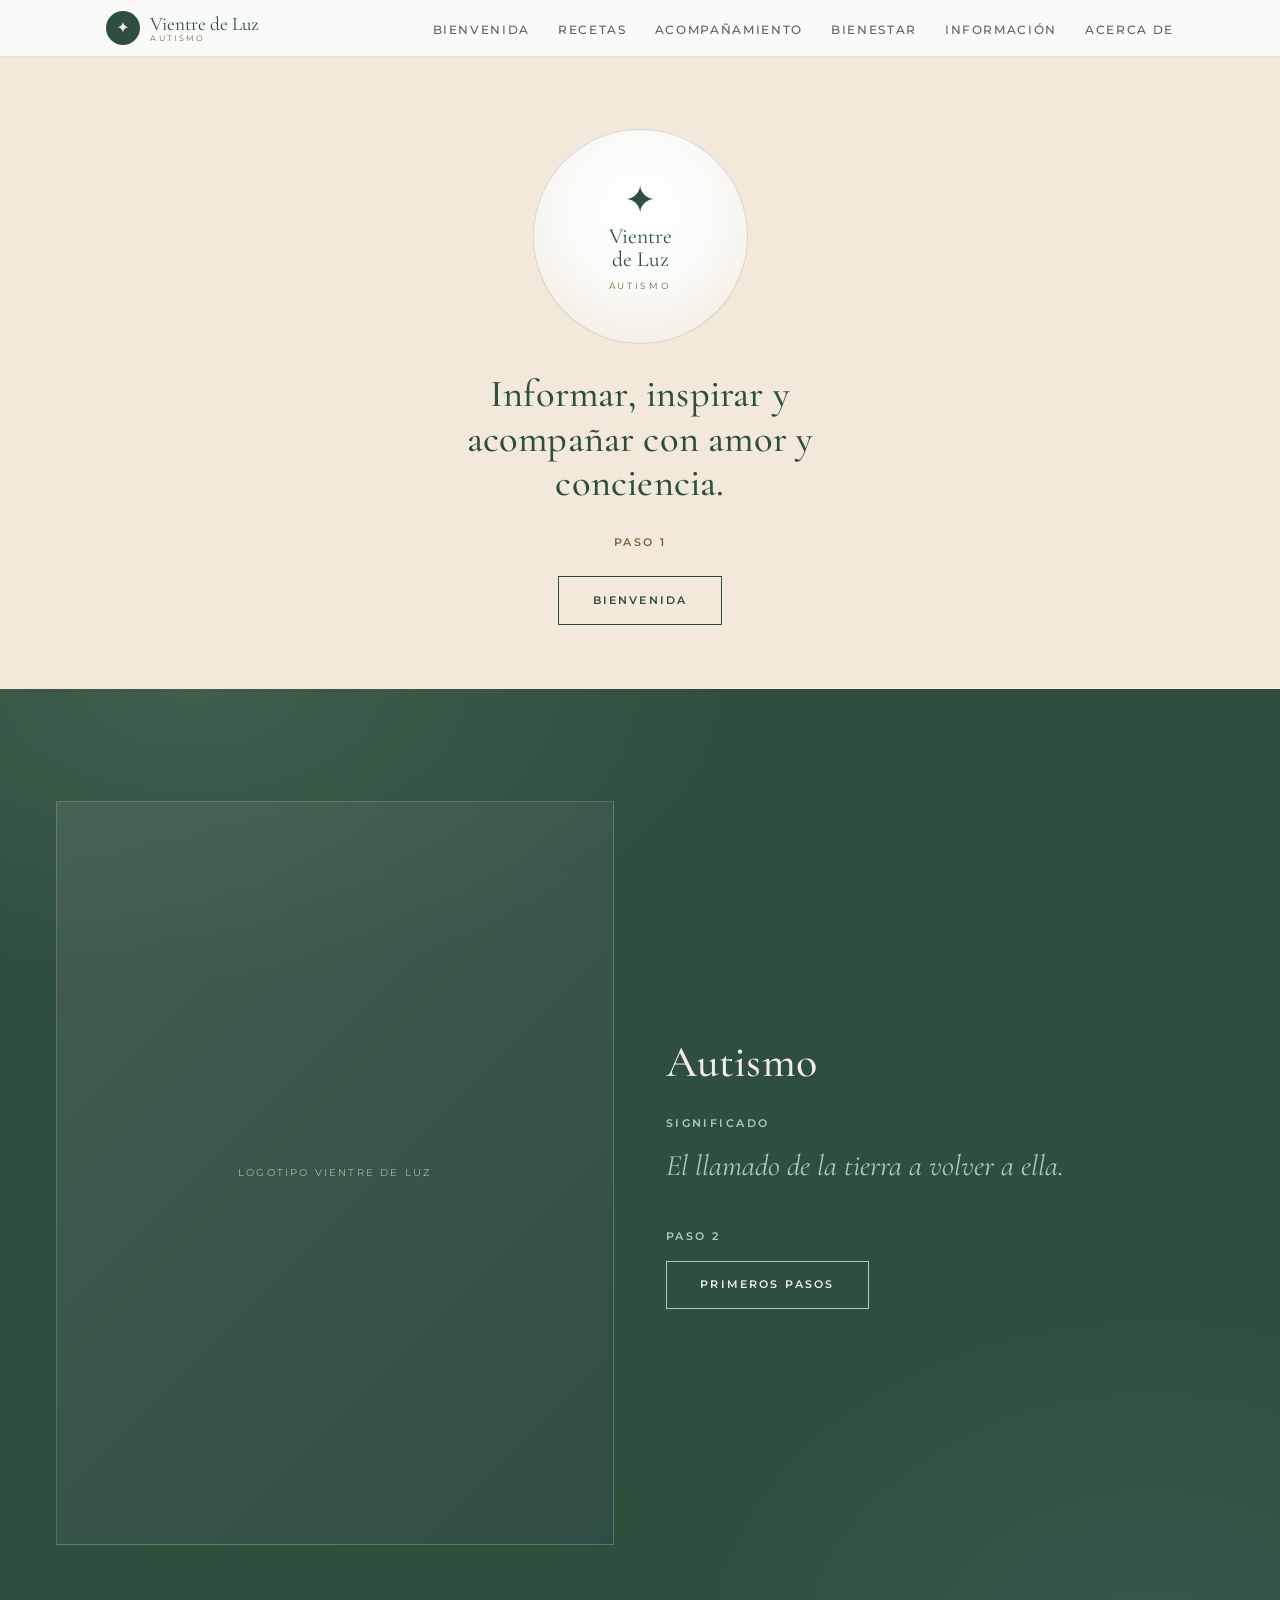
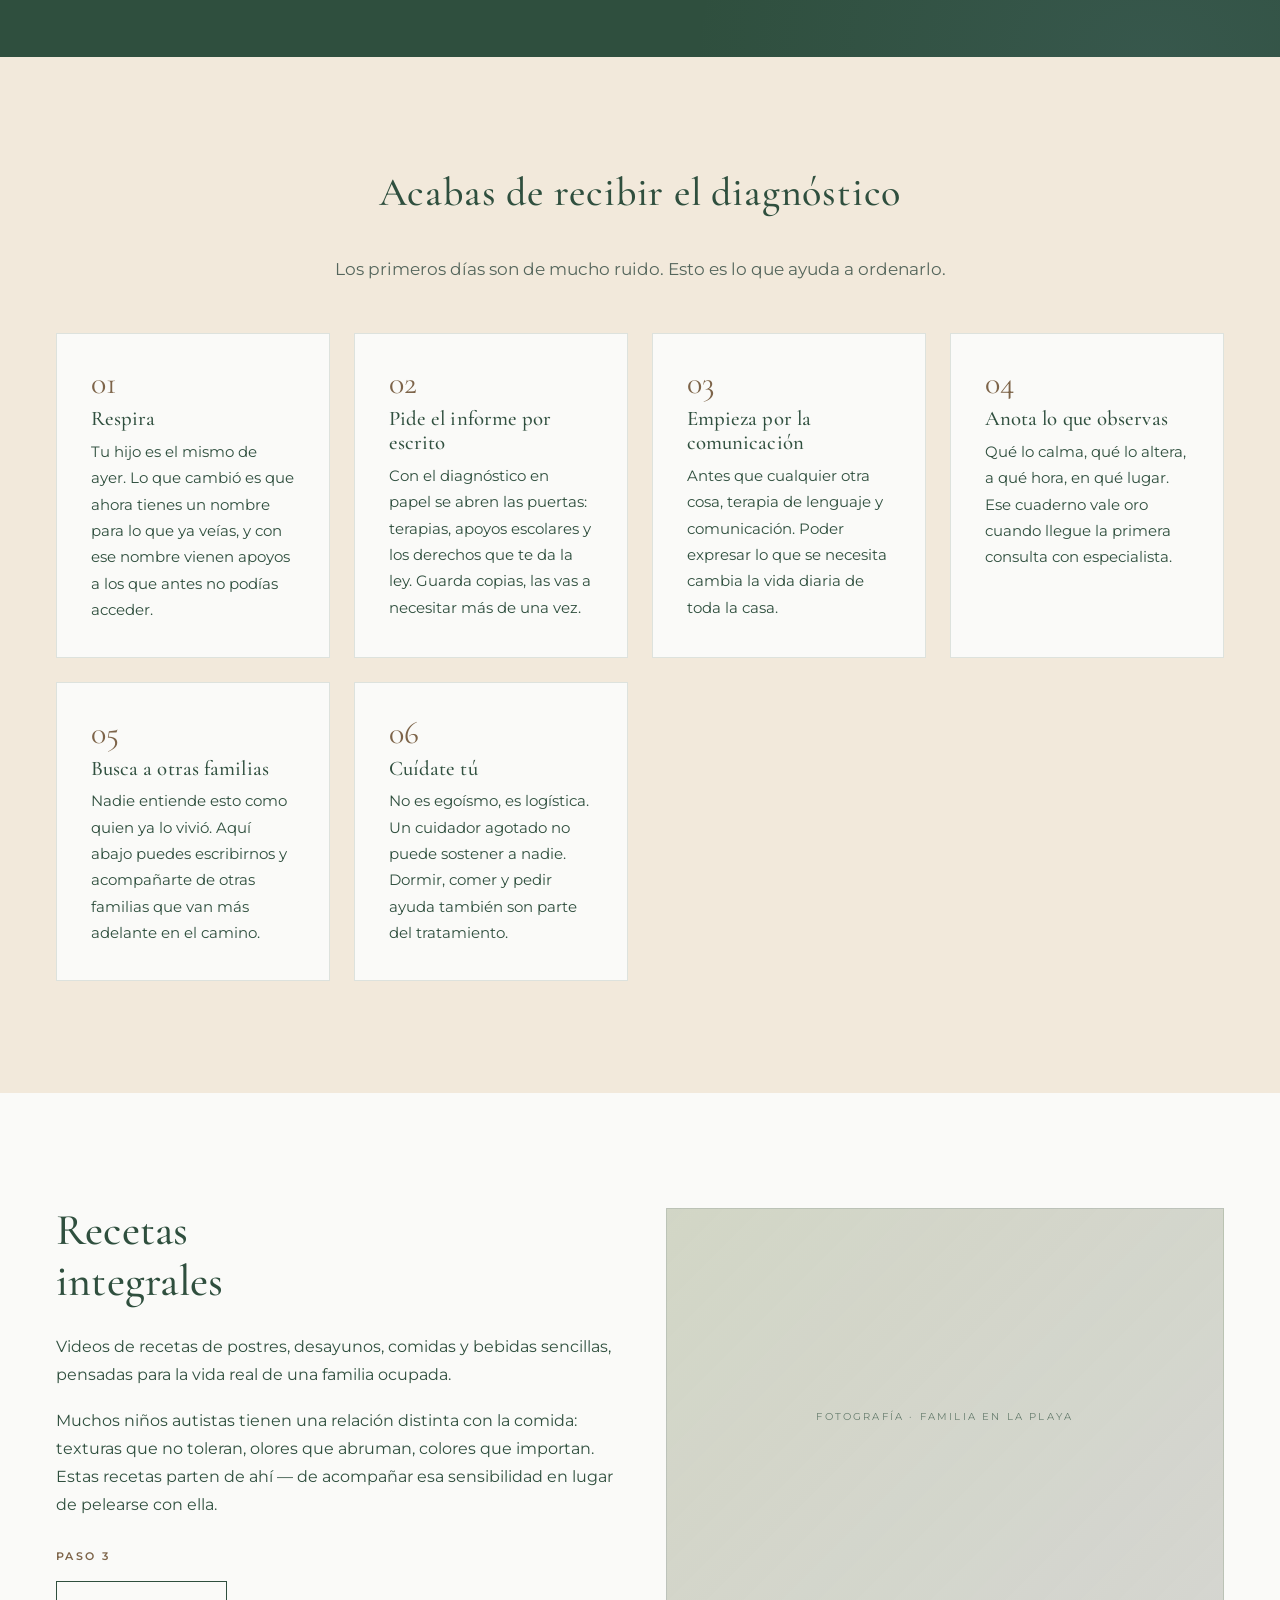
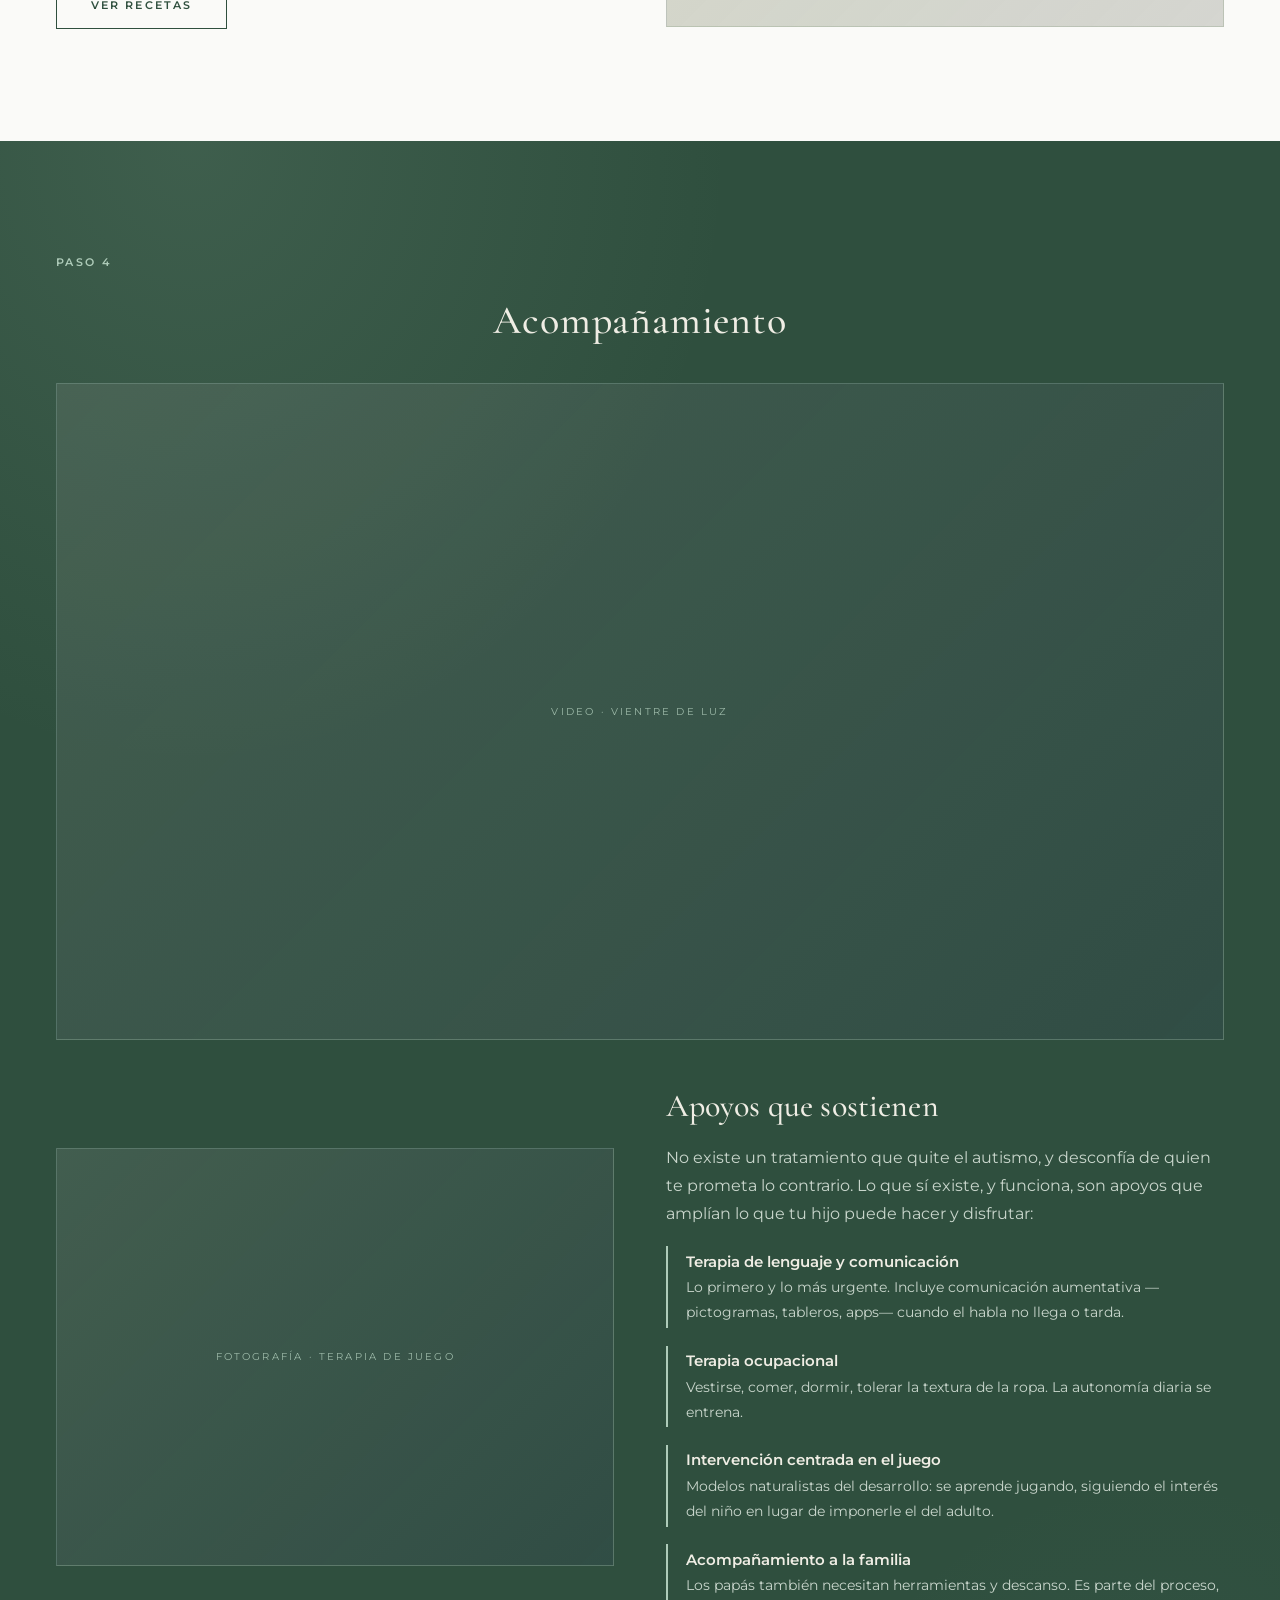
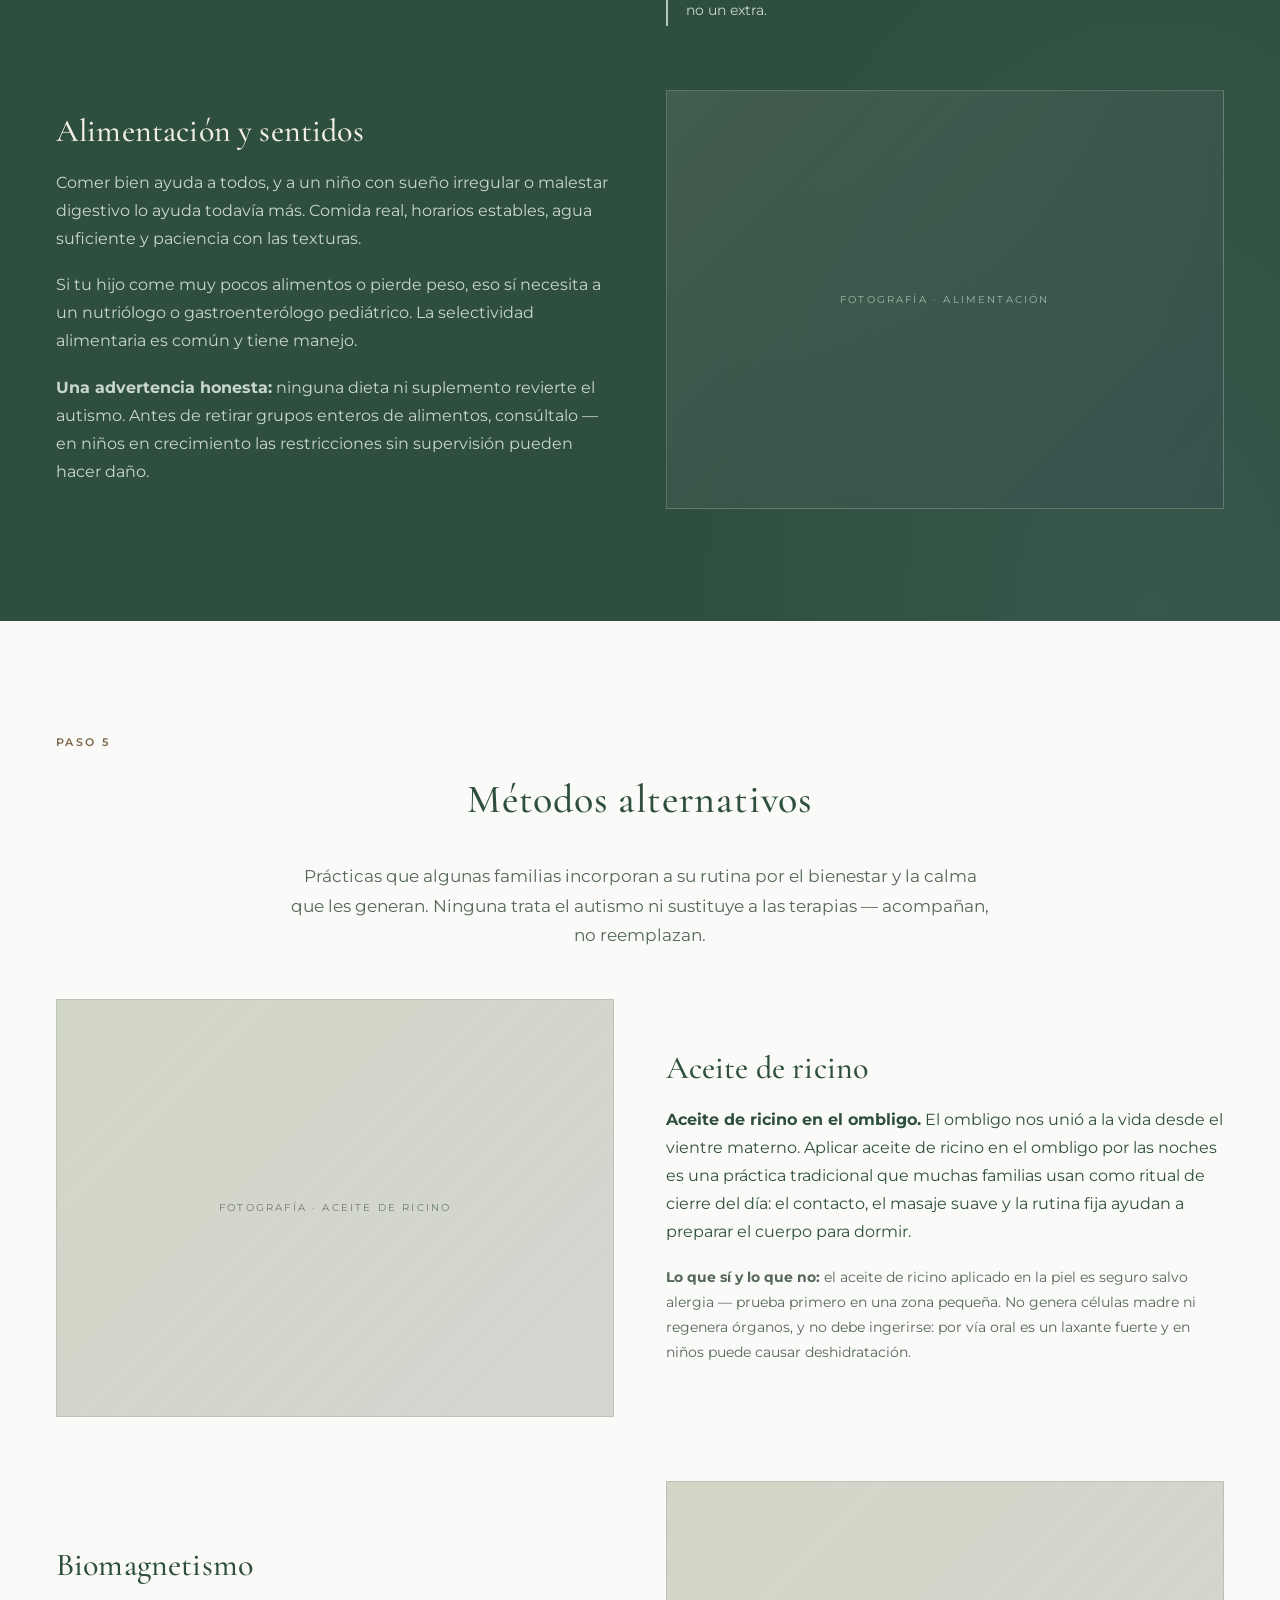
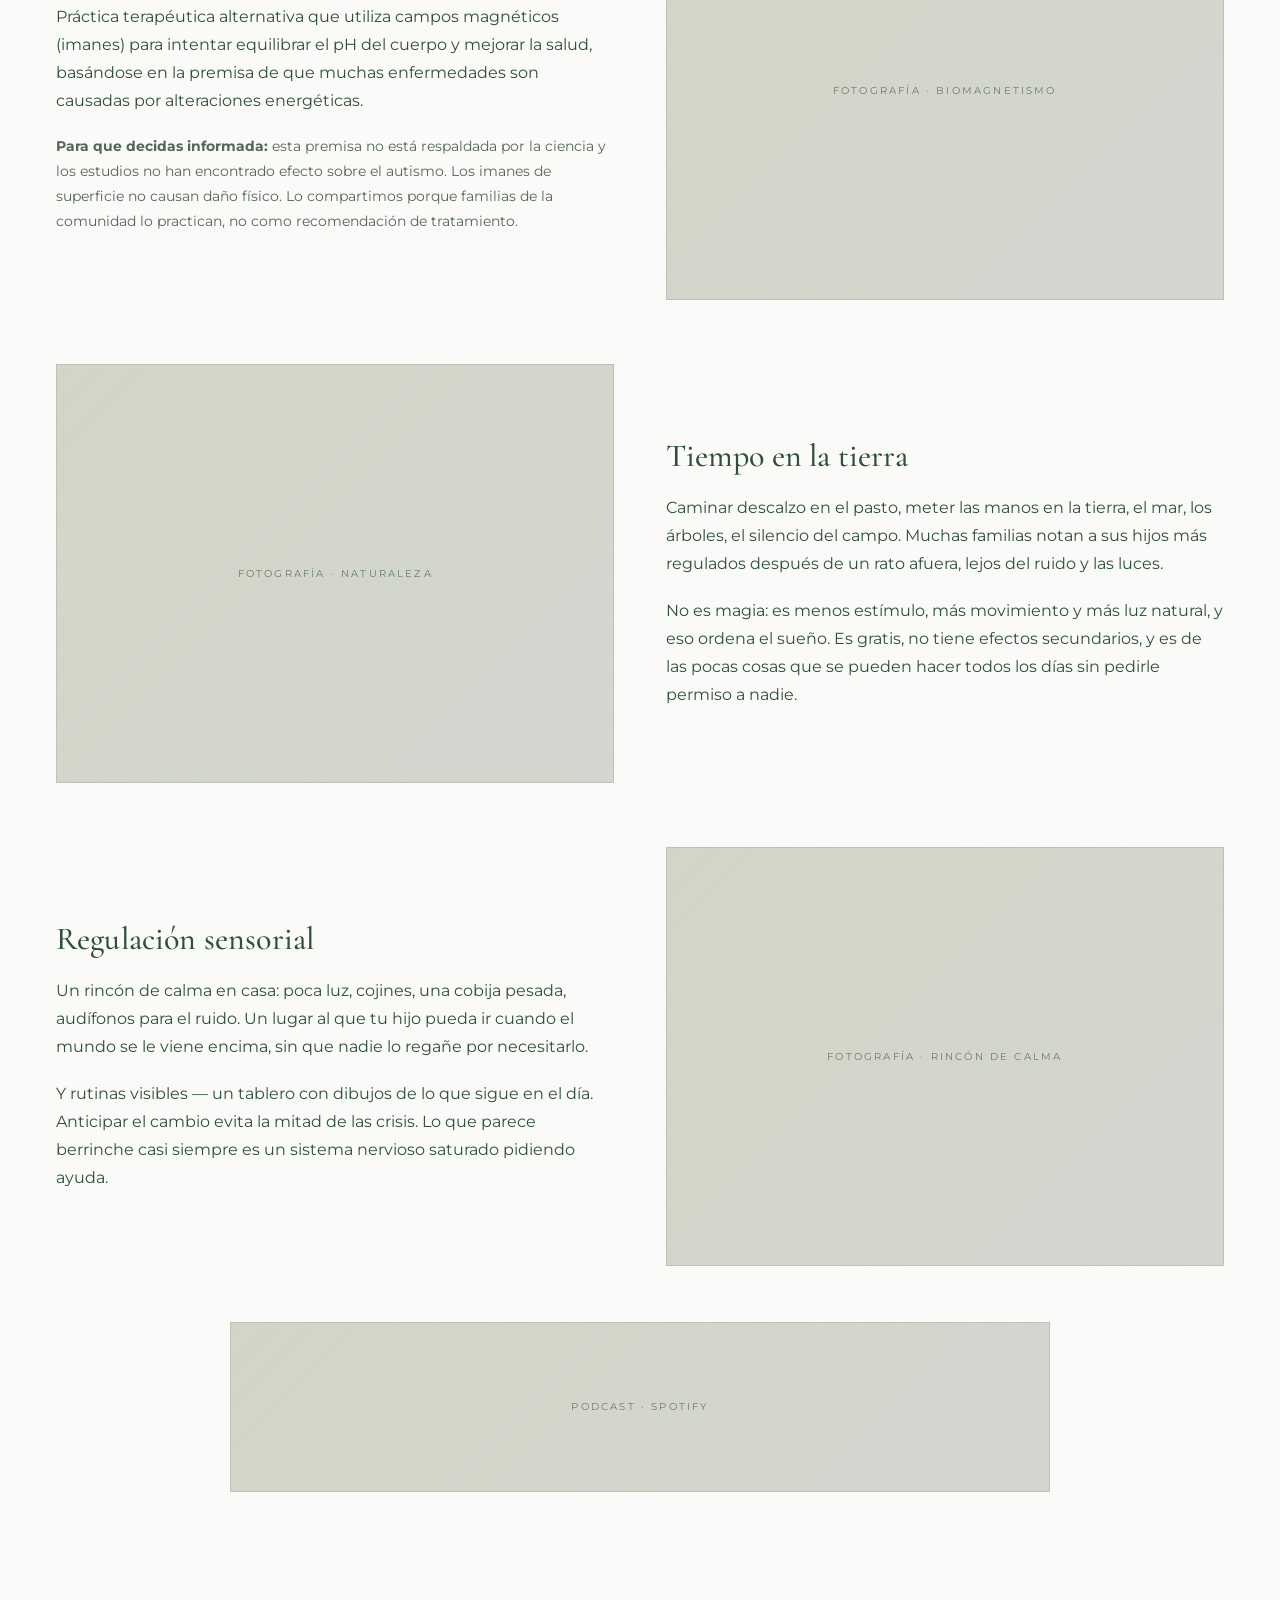
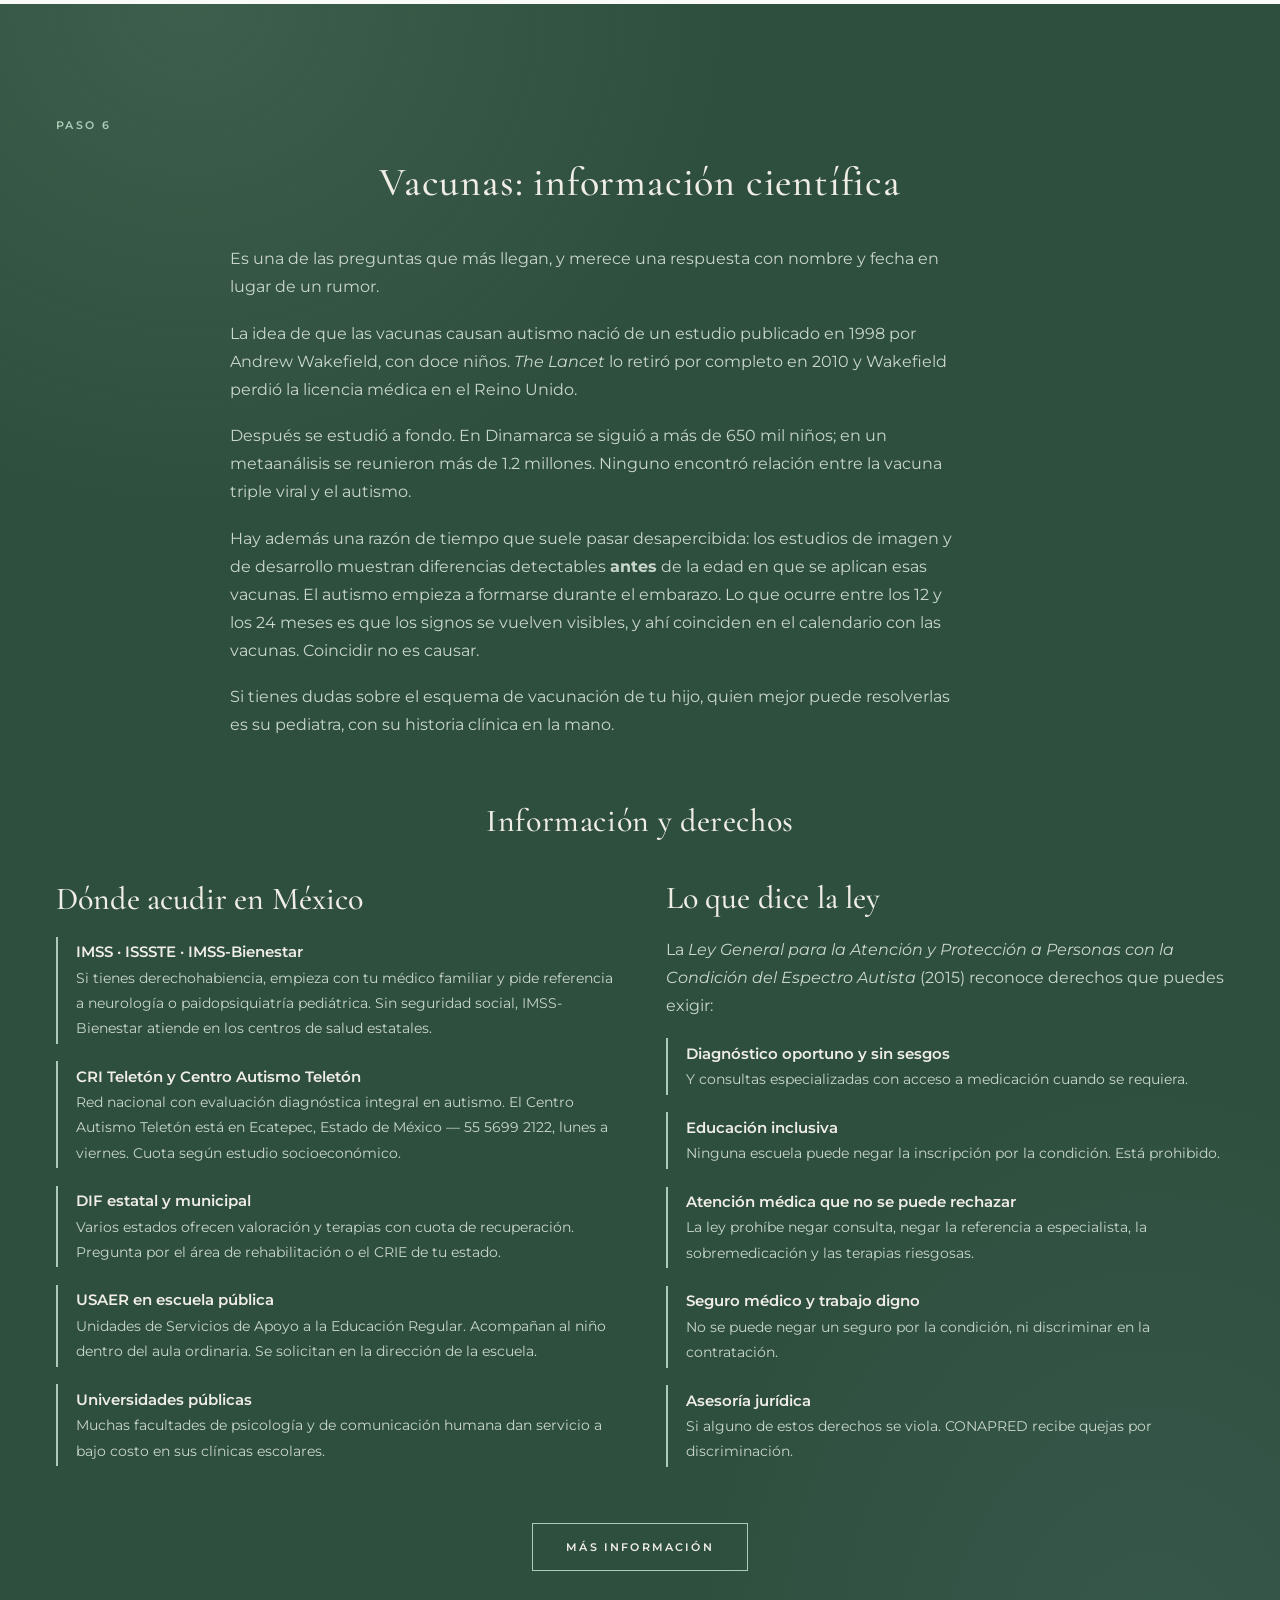
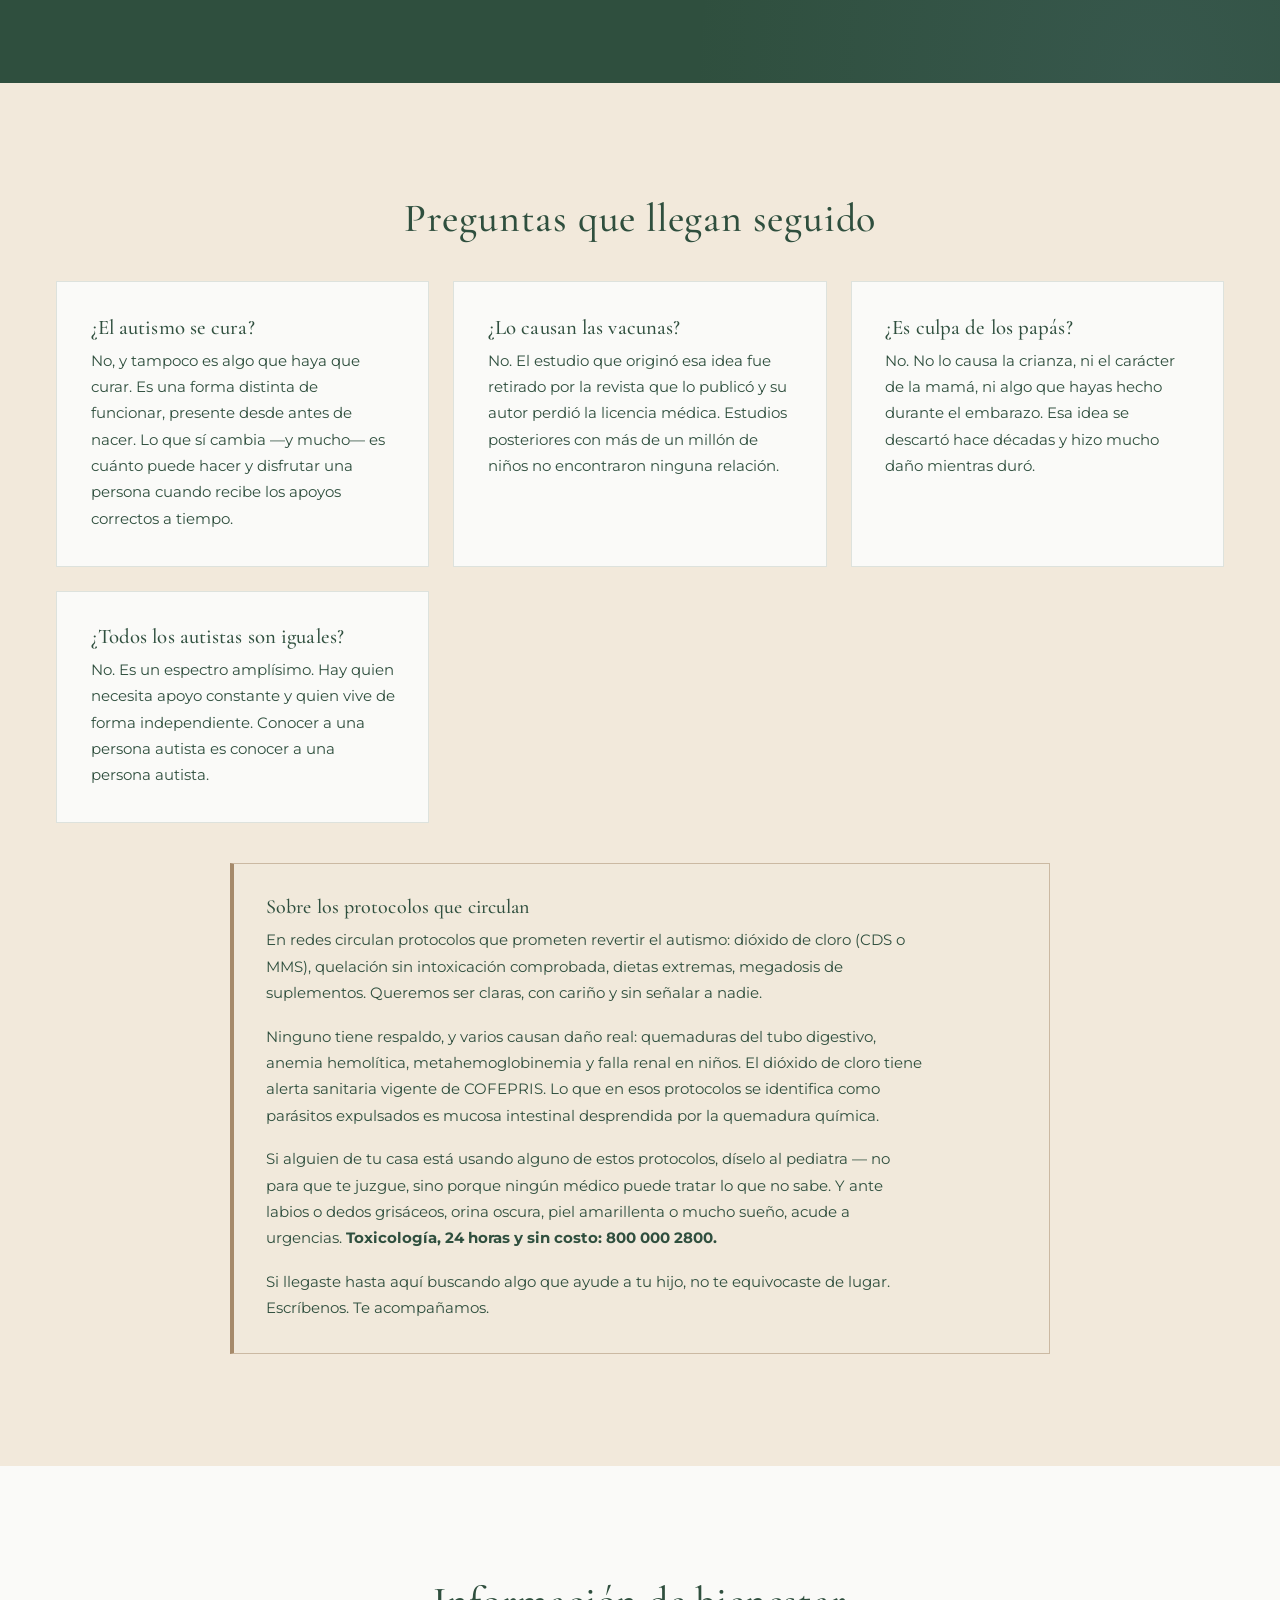
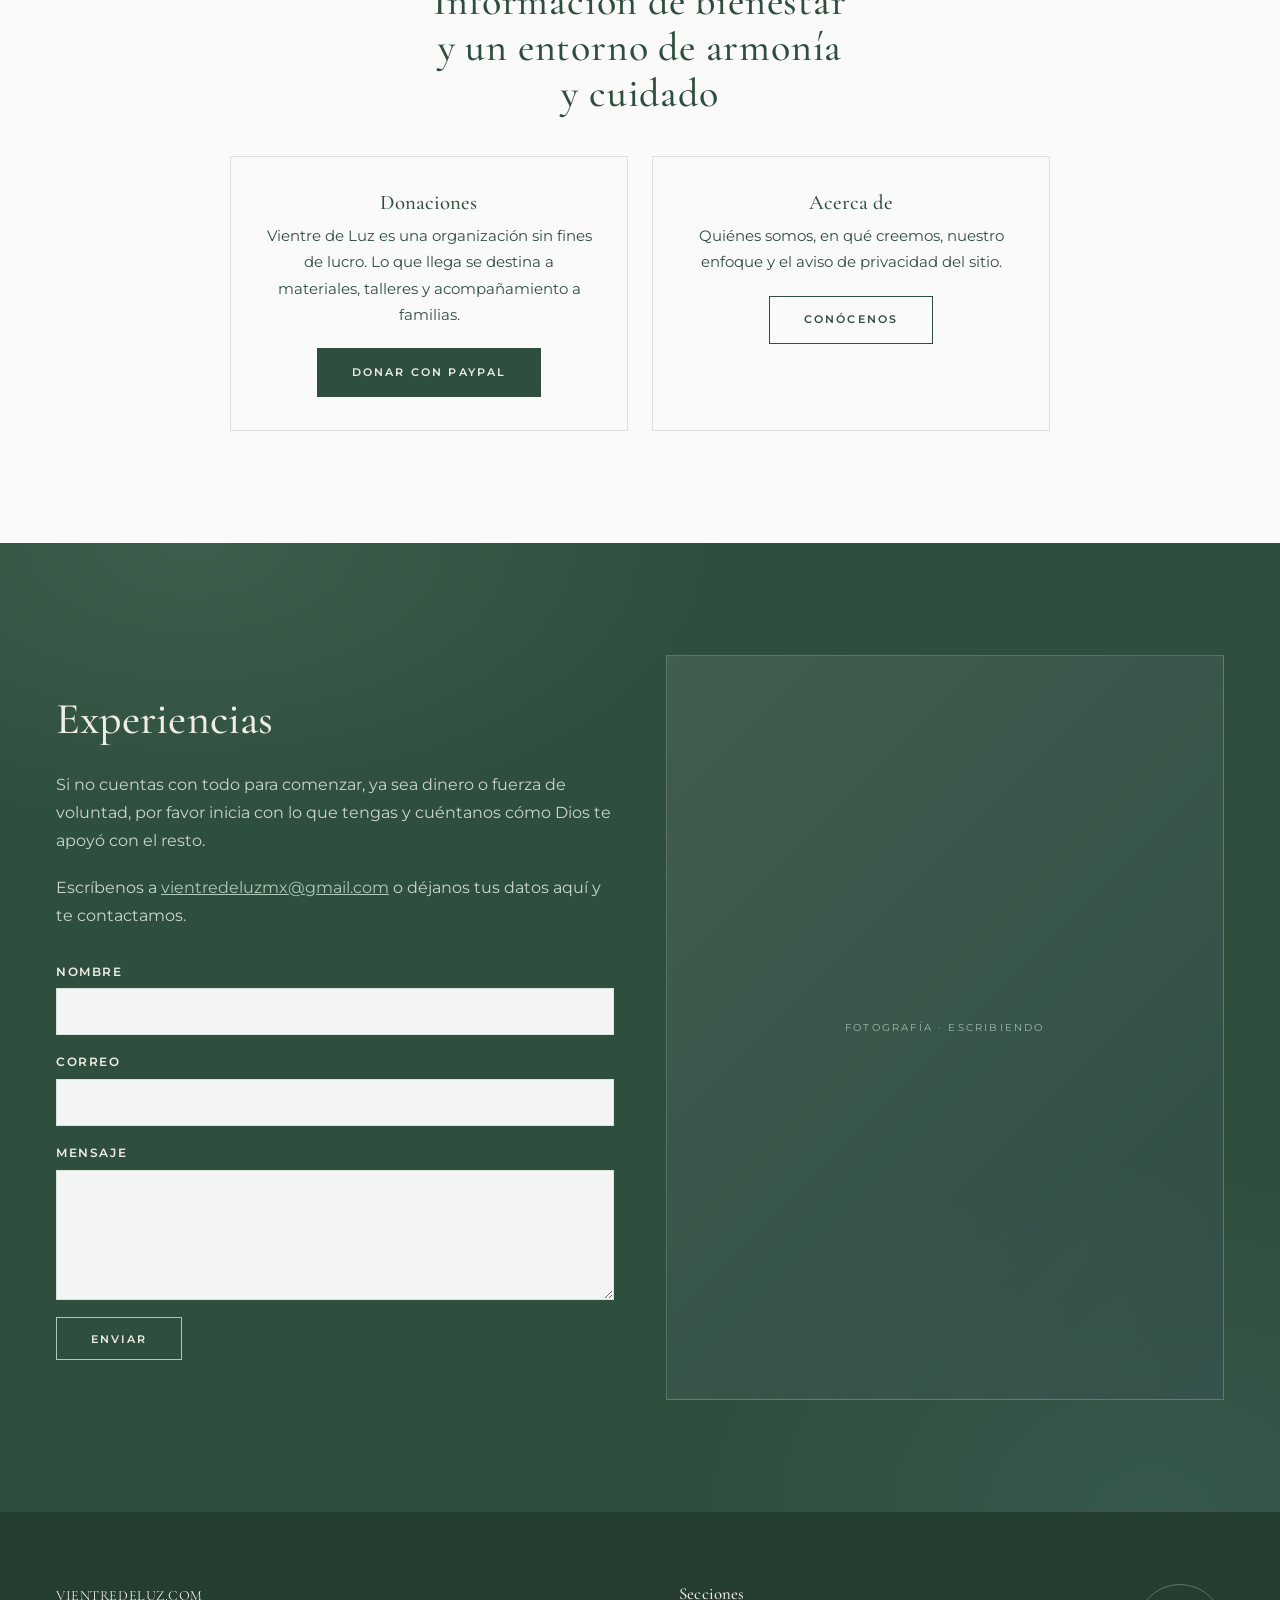
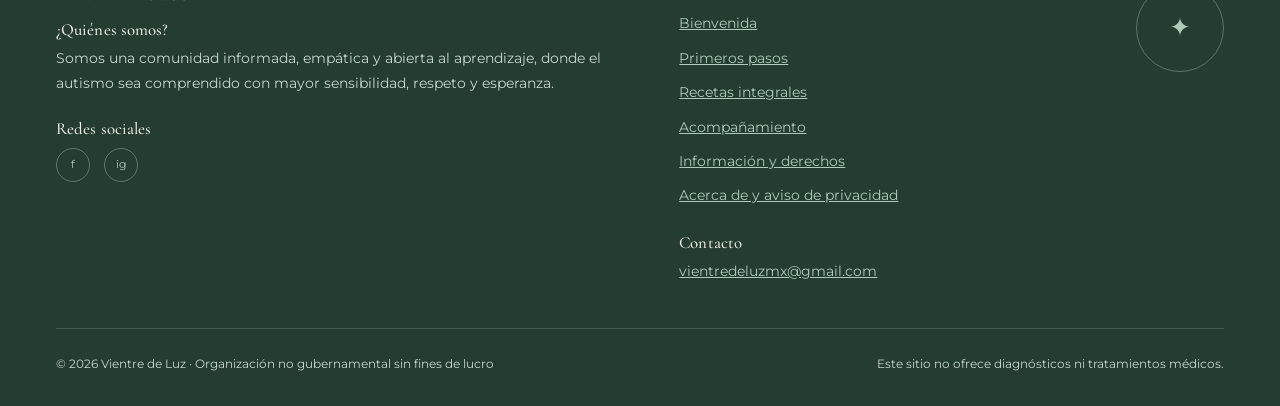
<file: index.html>
<!DOCTYPE html>
<html lang="es-MX">
<head>
<meta charset="utf-8">
<meta name="viewport" content="width=device-width,initial-scale=1">
<title>Vientre de Luz — Autismo, acompañamiento y comunidad</title>
<meta name="description" content="Organización sin fines de lucro dedicada a la concientización, el acompañamiento y la difusión de información sobre el autismo, desde una visión humana y natural.">
<meta name="theme-color" content="#2F4F3E">

<meta property="og:type" content="website">
<meta property="og:locale" content="es_MX">
<meta property="og:site_name" content="Vientre de Luz">
<meta property="og:title" content="Vientre de Luz — Autismo, acompañamiento y comunidad">
<meta property="og:description" content="El llamado de la tierra a volver a ella. Información, acompañamiento y comunidad para familias que viven con el autismo.">
<meta property="og:url" content="https://vientredeluz.com/">

<link rel="preconnect" href="https://fonts.googleapis.com">
<link rel="preconnect" href="https://fonts.gstatic.com" crossorigin>
<link href="https://fonts.googleapis.com/css2?family=Cormorant+Garamond:ital,wght@0,400;0,500;0,600;1,400&family=Montserrat:wght@400;500;600&display=swap" rel="stylesheet">
<link rel="stylesheet" href="styles.css">
</head>
<body>

<a class="saltar" href="#contenido">Saltar al contenido</a>

<!-- ====================== CABECERA ====================== -->
<header class="cabecera">
  <div class="cabecera-fila">
    <a class="marca" href="index.html">
      <span class="marca-sello" aria-hidden="true">✦</span>
      <span class="marca-texto">Vientre de Luz<small>Autismo</small></span>
    </a>
    <button class="nav-boton" id="navBoton" aria-expanded="false" aria-controls="navMenu">Menú</button>
    <nav class="nav" id="navMenu" aria-label="Principal">
      <ul>
        <li><a href="#bienvenida">Bienvenida</a></li>
        <li><a href="recetas.html">Recetas</a></li>
        <li><a href="#acompanamiento">Acompañamiento</a></li>
        <li><a href="#bienestar">Bienestar</a></li>
        <li><a href="#informacion">Información</a></li>
        <li><a href="acerca.html">Acerca de</a></li>
      </ul>
    </nav>
  </div>
</header>

<main id="contenido">

<!-- ====================== PORTADA · PASO 1 ====================== -->
<section class="portada" id="bienvenida">
  <!-- Sustituir este bloque por el logo real en SVG -->
  <div class="portada-sello">
    <div>
      <div class="glifo" aria-hidden="true">✦</div>
      <div class="nombre">Vientre<br>de Luz</div>
      <div class="sub">Autismo</div>
    </div>
  </div>

  <h1>Informar, inspirar y acompañar con amor y conciencia.</h1>

  <span class="paso">Paso 1</span>
  <a class="boton" href="#significado">Bienvenida</a>
</section>

<!-- ====================== SIGNIFICADO · PASO 2 ====================== -->
<section class="seccion oscura" id="significado">
  <div class="contenedor fila">
    <div class="fila-media">
      <div class="marco alto"><span>Logotipo Vientre de Luz</span></div>
    </div>
    <div>
      <h2>Autismo</h2>
      <p class="paso" style="margin-bottom:.75rem">Significado</p>
      <p class="lema">El llamado de la tierra a volver a ella.</p>
      <p style="margin-top:2.5rem">
        <span class="paso" style="margin-bottom:.9rem">Paso 2</span>
        <a class="boton" href="#primeros-pasos">Primeros pasos</a>
      </p>
    </div>
  </div>
</section>

<!-- ====================== PRIMEROS PASOS ====================== -->
<section class="seccion arena" id="primeros-pasos">
  <div class="contenedor">
    <h2 class="titulo-seccion">Acabas de recibir el diagnóstico</h2>
    <p class="entradilla centro" style="max-width:62ch;margin:0 auto 3rem;text-align:center">
      Los primeros días son de mucho ruido. Esto es lo que ayuda a ordenarlo.
    </p>

    <div class="rejilla rejilla-3">
      <article class="tarjeta">
        <span class="tarjeta-num">01</span>
        <h3>Respira</h3>
        <p>Tu hijo es el mismo de ayer. Lo que cambió es que ahora tienes un nombre para lo que ya veías,
           y con ese nombre vienen apoyos a los que antes no podías acceder.</p>
      </article>
      <article class="tarjeta">
        <span class="tarjeta-num">02</span>
        <h3>Pide el informe por escrito</h3>
        <p>Con el diagnóstico en papel se abren las puertas: terapias, apoyos escolares y los derechos
           que te da la ley. Guarda copias, las vas a necesitar más de una vez.</p>
      </article>
      <article class="tarjeta">
        <span class="tarjeta-num">03</span>
        <h3>Empieza por la comunicación</h3>
        <p>Antes que cualquier otra cosa, terapia de lenguaje y comunicación. Poder expresar lo que
           se necesita cambia la vida diaria de toda la casa.</p>
      </article>
      <article class="tarjeta">
        <span class="tarjeta-num">04</span>
        <h3>Anota lo que observas</h3>
        <p>Qué lo calma, qué lo altera, a qué hora, en qué lugar. Ese cuaderno vale oro cuando
           llegue la primera consulta con especialista.</p>
      </article>
      <article class="tarjeta">
        <span class="tarjeta-num">05</span>
        <h3>Busca a otras familias</h3>
        <p>Nadie entiende esto como quien ya lo vivió. Aquí abajo puedes escribirnos y
           acompañarte de otras familias que van más adelante en el camino.</p>
      </article>
      <article class="tarjeta">
        <span class="tarjeta-num">06</span>
        <h3>Cuídate tú</h3>
        <p>No es egoísmo, es logística. Un cuidador agotado no puede sostener a nadie.
           Dormir, comer y pedir ayuda también son parte del tratamiento.</p>
      </article>
    </div>
  </div>
</section>

<!-- ====================== RECETAS · PASO 3 ====================== -->
<section class="seccion clara" id="recetas">
  <div class="contenedor fila">
    <div>
      <h2>Recetas<br>integrales</h2>
      <p>Videos de recetas de postres, desayunos, comidas y bebidas sencillas, pensadas para
         la vida real de una familia ocupada.</p>
      <p>Muchos niños autistas tienen una relación distinta con la comida: texturas que no toleran,
         olores que abruman, colores que importan. Estas recetas parten de ahí — de acompañar
         esa sensibilidad en lugar de pelearse con ella.</p>
      <p style="margin-top:1.75rem">
        <span class="paso" style="margin-bottom:.9rem">Paso 3</span>
        <a class="boton" href="recetas.html">Ver recetas</a>
      </p>
    </div>
    <div class="fila-media">
      <div class="marco"><span>Fotografía · familia en la playa</span></div>
    </div>
  </div>
</section>

<!-- ====================== ACOMPAÑAMIENTO · PASO 4 ====================== -->
<section class="seccion oscura" id="acompanamiento">
  <div class="contenedor">
    <span class="paso">Paso 4</span>
    <h2 class="titulo-seccion">Acompañamiento</h2>

    <div class="marco ancho" style="margin-bottom:3rem">
      <span>Video · Vientre de Luz</span>
    </div>

    <div class="fila">
      <div class="fila-media">
        <div class="marco"><span>Fotografía · terapia de juego</span></div>
      </div>
      <div>
        <h3>Apoyos que sostienen</h3>
        <p>No existe un tratamiento que quite el autismo, y desconfía de quien te prometa lo contrario.
           Lo que sí existe, y funciona, son apoyos que amplían lo que tu hijo puede hacer y disfrutar:</p>
        <ul class="recursos">
          <li><strong>Terapia de lenguaje y comunicación</strong>
              <span>Lo primero y lo más urgente. Incluye comunicación aumentativa —pictogramas, tableros,
                    apps— cuando el habla no llega o tarda.</span></li>
          <li><strong>Terapia ocupacional</strong>
              <span>Vestirse, comer, dormir, tolerar la textura de la ropa. La autonomía diaria se entrena.</span></li>
          <li><strong>Intervención centrada en el juego</strong>
              <span>Modelos naturalistas del desarrollo: se aprende jugando, siguiendo el interés del niño
                    en lugar de imponerle el del adulto.</span></li>
          <li><strong>Acompañamiento a la familia</strong>
              <span>Los papás también necesitan herramientas y descanso. Es parte del proceso, no un extra.</span></li>
        </ul>
      </div>
    </div>

    <div class="fila invertida" style="margin-top:clamp(2.5rem,5vw,4rem)">
      <div class="fila-media">
        <div class="marco"><span>Fotografía · alimentación</span></div>
      </div>
      <div>
        <h3>Alimentación y sentidos</h3>
        <p>Comer bien ayuda a todos, y a un niño con sueño irregular o malestar digestivo lo ayuda
           todavía más. Comida real, horarios estables, agua suficiente y paciencia con las texturas.</p>
        <p>Si tu hijo come muy pocos alimentos o pierde peso, eso sí necesita a un nutriólogo o
           gastroenterólogo pediátrico. La selectividad alimentaria es común y tiene manejo.</p>
        <p><strong>Una advertencia honesta:</strong> ninguna dieta ni suplemento revierte el autismo.
           Antes de retirar grupos enteros de alimentos, consúltalo — en niños en crecimiento las
           restricciones sin supervisión pueden hacer daño.</p>
      </div>
    </div>
  </div>
</section>

<!-- ====================== MÉTODOS ALTERNATIVOS · PASO 5 ====================== -->
<section class="seccion clara" id="bienestar">
  <div class="contenedor">
    <span class="paso">Paso 5</span>
    <h2 class="titulo-seccion">Métodos alternativos</h2>
    <p class="entradilla" style="max-width:64ch;margin:0 auto 3rem;text-align:center">
      Prácticas que algunas familias incorporan a su rutina por el bienestar y la calma que
      les generan. Ninguna trata el autismo ni sustituye a las terapias — acompañan, no reemplazan.
    </p>

    <div class="fila">
      <div class="fila-media">
        <div class="marco"><span>Fotografía · aceite de ricino</span></div>
      </div>
      <div>
        <h3>Aceite de ricino</h3>
        <p><strong>Aceite de ricino en el ombligo.</strong> El ombligo nos unió a la vida desde el
           vientre materno. Aplicar aceite de ricino en el ombligo por las noches es una práctica
           tradicional que muchas familias usan como ritual de cierre del día: el contacto, el masaje
           suave y la rutina fija ayudan a preparar el cuerpo para dormir.</p>
        <p class="entradilla" style="font-size:.9rem"><strong>Lo que sí y lo que no:</strong> el aceite
           de ricino aplicado en la piel es seguro salvo alergia — prueba primero en una zona pequeña.
           No genera células madre ni regenera órganos, y no debe ingerirse: por vía oral es un
           laxante fuerte y en niños puede causar deshidratación.</p>
      </div>
    </div>

    <div class="fila invertida">
      <div class="fila-media">
        <div class="marco"><span>Fotografía · biomagnetismo</span></div>
      </div>
      <div>
        <h3>Biomagnetismo</h3>
        <p>Práctica terapéutica alternativa que utiliza campos magnéticos (imanes) para intentar
           equilibrar el pH del cuerpo y mejorar la salud, basándose en la premisa de que muchas
           enfermedades son causadas por alteraciones energéticas.</p>
        <p class="entradilla" style="font-size:.9rem"><strong>Para que decidas informada:</strong>
           esta premisa no está respaldada por la ciencia y los estudios no han encontrado efecto
           sobre el autismo. Los imanes de superficie no causan daño físico. Lo compartimos porque
           familias de la comunidad lo practican, no como recomendación de tratamiento.</p>
      </div>
    </div>

    <div class="fila">
      <div class="fila-media">
        <div class="marco"><span>Fotografía · naturaleza</span></div>
      </div>
      <div>
        <h3>Tiempo en la tierra</h3>
        <p>Caminar descalzo en el pasto, meter las manos en la tierra, el mar, los árboles, el silencio
           del campo. Muchas familias notan a sus hijos más regulados después de un rato afuera,
           lejos del ruido y las luces.</p>
        <p>No es magia: es menos estímulo, más movimiento y más luz natural, y eso ordena el sueño.
           Es gratis, no tiene efectos secundarios, y es de las pocas cosas que se pueden hacer
           todos los días sin pedirle permiso a nadie.</p>
      </div>
    </div>

    <div class="fila invertida">
      <div class="fila-media">
        <div class="marco"><span>Fotografía · rincón de calma</span></div>
      </div>
      <div>
        <h3>Regulación sensorial</h3>
        <p>Un rincón de calma en casa: poca luz, cojines, una cobija pesada, audífonos para el ruido.
           Un lugar al que tu hijo pueda ir cuando el mundo se le viene encima, sin que nadie lo regañe
           por necesitarlo.</p>
        <p>Y rutinas visibles — un tablero con dibujos de lo que sigue en el día. Anticipar el cambio
           evita la mitad de las crisis. Lo que parece berrinche casi siempre es un sistema nervioso
           saturado pidiendo ayuda.</p>
      </div>
    </div>

    <!-- Podcast · sustituir por el <iframe> de Spotify -->
    <div class="marco ancho estrecho" style="margin-top:clamp(2.5rem,5vw,3.5rem);aspect-ratio:auto;min-height:170px">
      <span>Podcast · Spotify</span>
    </div>
  </div>
</section>

<!-- ====================== INFORMACIÓN Y DERECHOS · PASO 6 ====================== -->
<section class="seccion oscura" id="informacion">
  <div class="contenedor">
    <span class="paso">Paso 6</span>
    <h2 class="titulo-seccion">Vacunas: información científica</h2>

    <div class="estrecho" style="margin-bottom:clamp(2.5rem,5vw,4rem)">
      <p>Es una de las preguntas que más llegan, y merece una respuesta con nombre y fecha
         en lugar de un rumor.</p>
      <p>La idea de que las vacunas causan autismo nació de un estudio publicado en 1998 por
         Andrew Wakefield, con doce niños. <em>The Lancet</em> lo retiró por completo en 2010 y
         Wakefield perdió la licencia médica en el Reino Unido.</p>
      <p>Después se estudió a fondo. En Dinamarca se siguió a más de 650 mil niños; en un
         metaanálisis se reunieron más de 1.2 millones. Ninguno encontró relación entre la vacuna
         triple viral y el autismo.</p>
      <p>Hay además una razón de tiempo que suele pasar desapercibida: los estudios de imagen y de
         desarrollo muestran diferencias detectables <strong>antes</strong> de la edad en que se
         aplican esas vacunas. El autismo empieza a formarse durante el embarazo. Lo que ocurre entre
         los 12 y los 24 meses es que los signos se vuelven visibles, y ahí coinciden en el calendario
         con las vacunas. Coincidir no es causar.</p>
      <p>Si tienes dudas sobre el esquema de vacunación de tu hijo, quien mejor puede resolverlas es
         su pediatra, con su historia clínica en la mano.</p>
    </div>

    <h3 class="titulo-seccion" style="font-size:clamp(1.4rem,3vw,2rem)">Información y derechos</h3>

    <div class="fila" style="margin-bottom:clamp(2.5rem,5vw,3.5rem)">
      <div>
        <h3>Dónde acudir en México</h3>
        <ul class="recursos">
          <li><strong>IMSS · ISSSTE · IMSS-Bienestar</strong>
              <span>Si tienes derechohabiencia, empieza con tu médico familiar y pide referencia a
                    neurología o paidopsiquiatría pediátrica. Sin seguridad social, IMSS-Bienestar
                    atiende en los centros de salud estatales.</span></li>
          <li><strong>CRI Teletón y Centro Autismo Teletón</strong>
              <span>Red nacional con evaluación diagnóstica integral en autismo. El Centro Autismo
                    Teletón está en Ecatepec, Estado de México — 55 5699 2122, lunes a viernes.
                    Cuota según estudio socioeconómico.</span></li>
          <li><strong>DIF estatal y municipal</strong>
              <span>Varios estados ofrecen valoración y terapias con cuota de recuperación.
                    Pregunta por el área de rehabilitación o el CRIE de tu estado.</span></li>
          <li><strong>USAER en escuela pública</strong>
              <span>Unidades de Servicios de Apoyo a la Educación Regular. Acompañan al niño dentro
                    del aula ordinaria. Se solicitan en la dirección de la escuela.</span></li>
          <li><strong>Universidades públicas</strong>
              <span>Muchas facultades de psicología y de comunicación humana dan servicio a bajo costo
                    en sus clínicas escolares.</span></li>
        </ul>
      </div>
      <div>
        <h3>Lo que dice la ley</h3>
        <p>La <em>Ley General para la Atención y Protección a Personas con la Condición del Espectro
           Autista</em> (2015) reconoce derechos que puedes exigir:</p>
        <ul class="recursos">
          <li><strong>Diagnóstico oportuno y sin sesgos</strong>
              <span>Y consultas especializadas con acceso a medicación cuando se requiera.</span></li>
          <li><strong>Educación inclusiva</strong>
              <span>Ninguna escuela puede negar la inscripción por la condición. Está prohibido.</span></li>
          <li><strong>Atención médica que no se puede rechazar</strong>
              <span>La ley prohíbe negar consulta, negar la referencia a especialista, la
                    sobremedicación y las terapias riesgosas.</span></li>
          <li><strong>Seguro médico y trabajo digno</strong>
              <span>No se puede negar un seguro por la condición, ni discriminar en la contratación.</span></li>
          <li><strong>Asesoría jurídica</strong>
              <span>Si alguno de estos derechos se viola. CONAPRED recibe quejas por discriminación.</span></li>
        </ul>
      </div>
    </div>

    <div class="centro">
      <a class="boton" href="acerca.html">Más información</a>
    </div>
  </div>
</section>

<!-- ====================== MITOS ====================== -->
<section class="seccion arena" id="mitos">
  <div class="contenedor">
    <h2 class="titulo-seccion">Preguntas que llegan seguido</h2>

    <div class="rejilla rejilla-2" style="margin-bottom:2.5rem">
      <article class="tarjeta">
        <h3>¿El autismo se cura?</h3>
        <p>No, y tampoco es algo que haya que curar. Es una forma distinta de funcionar, presente desde
           antes de nacer. Lo que sí cambia —y mucho— es cuánto puede hacer y disfrutar una persona
           cuando recibe los apoyos correctos a tiempo.</p>
      </article>
      <article class="tarjeta">
        <h3>¿Lo causan las vacunas?</h3>
        <p>No. El estudio que originó esa idea fue retirado por la revista que lo publicó y su autor
           perdió la licencia médica. Estudios posteriores con más de un millón de niños no
           encontraron ninguna relación.</p>
      </article>
      <article class="tarjeta">
        <h3>¿Es culpa de los papás?</h3>
        <p>No. No lo causa la crianza, ni el carácter de la mamá, ni algo que hayas hecho durante el
           embarazo. Esa idea se descartó hace décadas y hizo mucho daño mientras duró.</p>
      </article>
      <article class="tarjeta">
        <h3>¿Todos los autistas son iguales?</h3>
        <p>No. Es un espectro amplísimo. Hay quien necesita apoyo constante y quien vive de forma
           independiente. Conocer a una persona autista es conocer a una persona autista.</p>
      </article>
    </div>

    <div class="aviso estrecho">
      <h3>Sobre los protocolos que circulan</h3>
      <p>En redes circulan protocolos que prometen revertir el autismo: dióxido de cloro (CDS o MMS),
         quelación sin intoxicación comprobada, dietas extremas, megadosis de suplementos.
         Queremos ser claras, con cariño y sin señalar a nadie.</p>
      <p>Ninguno tiene respaldo, y varios causan daño real: quemaduras del tubo digestivo, anemia
         hemolítica, metahemoglobinemia y falla renal en niños. El dióxido de cloro tiene alerta
         sanitaria vigente de COFEPRIS. Lo que en esos protocolos se identifica como parásitos
         expulsados es mucosa intestinal desprendida por la quemadura química.</p>
      <p>Si alguien de tu casa está usando alguno de estos protocolos, díselo al pediatra —
         no para que te juzgue, sino porque ningún médico puede tratar lo que no sabe. Y ante
         labios o dedos grisáceos, orina oscura, piel amarillenta o mucho sueño, acude a urgencias.
         <strong>Toxicología, 24 horas y sin costo: 800 000 2800.</strong></p>
      <p>Si llegaste hasta aquí buscando algo que ayude a tu hijo, no te equivocaste de lugar.
         Escríbenos. Te acompañamos.</p>
    </div>
  </div>
</section>

<!-- ====================== BIENESTAR / DONACIONES / ACERCA DE ====================== -->
<section class="seccion clara">
  <div class="contenedor centro">
    <h2 class="titulo-seccion" style="max-width:22ch;margin-inline:auto">
      Información de bienestar y un entorno de armonía y cuidado
    </h2>
    <div class="rejilla rejilla-2 estrecho" style="margin-top:2.5rem">
      <article class="tarjeta">
        <h3>Donaciones</h3>
        <p>Vientre de Luz es una organización sin fines de lucro. Lo que llega se destina a materiales,
           talleres y acompañamiento a familias.</p>
        <!-- Sustituir por el botón real de PayPal (paypal.me o el formulario de donaciones) -->
        <p style="margin-top:1.25rem"><a class="boton boton-solido" href="#contacto">Donar con PayPal</a></p>
      </article>
      <article class="tarjeta">
        <h3>Acerca de</h3>
        <p>Quiénes somos, en qué creemos, nuestro enfoque y el aviso de privacidad del sitio.</p>
        <p style="margin-top:1.25rem"><a class="boton" href="acerca.html">Conócenos</a></p>
      </article>
    </div>
  </div>
</section>

<!-- ====================== EXPERIENCIAS / CONTACTO ====================== -->
<section class="seccion oscura" id="contacto">
  <div class="contenedor fila">
    <div>
      <h2>Experiencias</h2>
      <p>Si no cuentas con todo para comenzar, ya sea dinero o fuerza de voluntad, por favor inicia
         con lo que tengas y cuéntanos cómo Dios te apoyó con el resto.</p>
      <p>Escríbenos a <a href="mailto:vientredeluzmx@gmail.com" style="color:var(--salvia-clara)">vientredeluzmx@gmail.com</a>
         o déjanos tus datos aquí y te contactamos.</p>

      <!-- Para activar: crea un formulario en formspree.io y pega tu ID -->
      <form class="formulario" action="https://formspree.io/f/TU-ID-AQUI" method="POST" style="margin-top:2rem">
        <div class="campo">
          <label for="nombre">Nombre</label>
          <input type="text" id="nombre" name="nombre" autocomplete="name" required>
        </div>
        <div class="campo">
          <label for="correo">Correo</label>
          <input type="email" id="correo" name="correo" autocomplete="email" required>
        </div>
        <div class="campo">
          <label for="mensaje">Mensaje</label>
          <textarea id="mensaje" name="mensaje" required></textarea>
        </div>
        <div><button class="boton boton-solido" type="submit">Enviar</button></div>
      </form>
    </div>
    <div class="fila-media">
      <div class="marco alto"><span>Fotografía · escribiendo</span></div>
    </div>
  </div>
</section>

</main>

<!-- ====================== PIE ====================== -->
<footer class="pie">
  <div class="pie-fila">
    <div>
      <p class="pie-marca">VIENTREDELUZ.COM</p>
      <h4>¿Quiénes somos?</h4>
      <p>Somos una comunidad informada, empática y abierta al aprendizaje, donde el autismo sea
         comprendido con mayor sensibilidad, respeto y esperanza.</p>
      <h4 style="margin-top:1.5rem">Redes sociales</h4>
      <div class="redes">
        <a href="https://www.facebook.com/vientredeluzmx" aria-label="Facebook"><span aria-hidden="true">f</span></a>
        <a href="https://www.instagram.com/vientredeluzmx" aria-label="Instagram"><span aria-hidden="true">ig</span></a>
      </div>
    </div>
    <div>
      <h4>Secciones</h4>
      <ul>
        <li><a href="#bienvenida">Bienvenida</a></li>
        <li><a href="#primeros-pasos">Primeros pasos</a></li>
        <li><a href="recetas.html">Recetas integrales</a></li>
        <li><a href="#acompanamiento">Acompañamiento</a></li>
        <li><a href="#informacion">Información y derechos</a></li>
        <li><a href="acerca.html">Acerca de y aviso de privacidad</a></li>
      </ul>
      <h4 style="margin-top:1.5rem">Contacto</h4>
      <p><a href="mailto:vientredeluzmx@gmail.com">vientredeluzmx@gmail.com</a></p>
    </div>
    <div class="pie-sello" aria-hidden="true">✦</div>
  </div>
  <div class="pie-base">
    <span>© 2026 Vientre de Luz · Organización no gubernamental sin fines de lucro</span>
    <span>Este sitio no ofrece diagnósticos ni tratamientos médicos.</span>
  </div>
</footer>

<script>
(function(){
  var b=document.getElementById('navBoton'),m=document.getElementById('navMenu');
  b.addEventListener('click',function(){
    var abierto=m.classList.toggle('abierto');
    b.setAttribute('aria-expanded',abierto?'true':'false');
  });
  m.addEventListener('click',function(e){
    if(e.target.tagName==='A'){m.classList.remove('abierto');b.setAttribute('aria-expanded','false');}
  });
})();
</script>

</body>
</html>
</file>
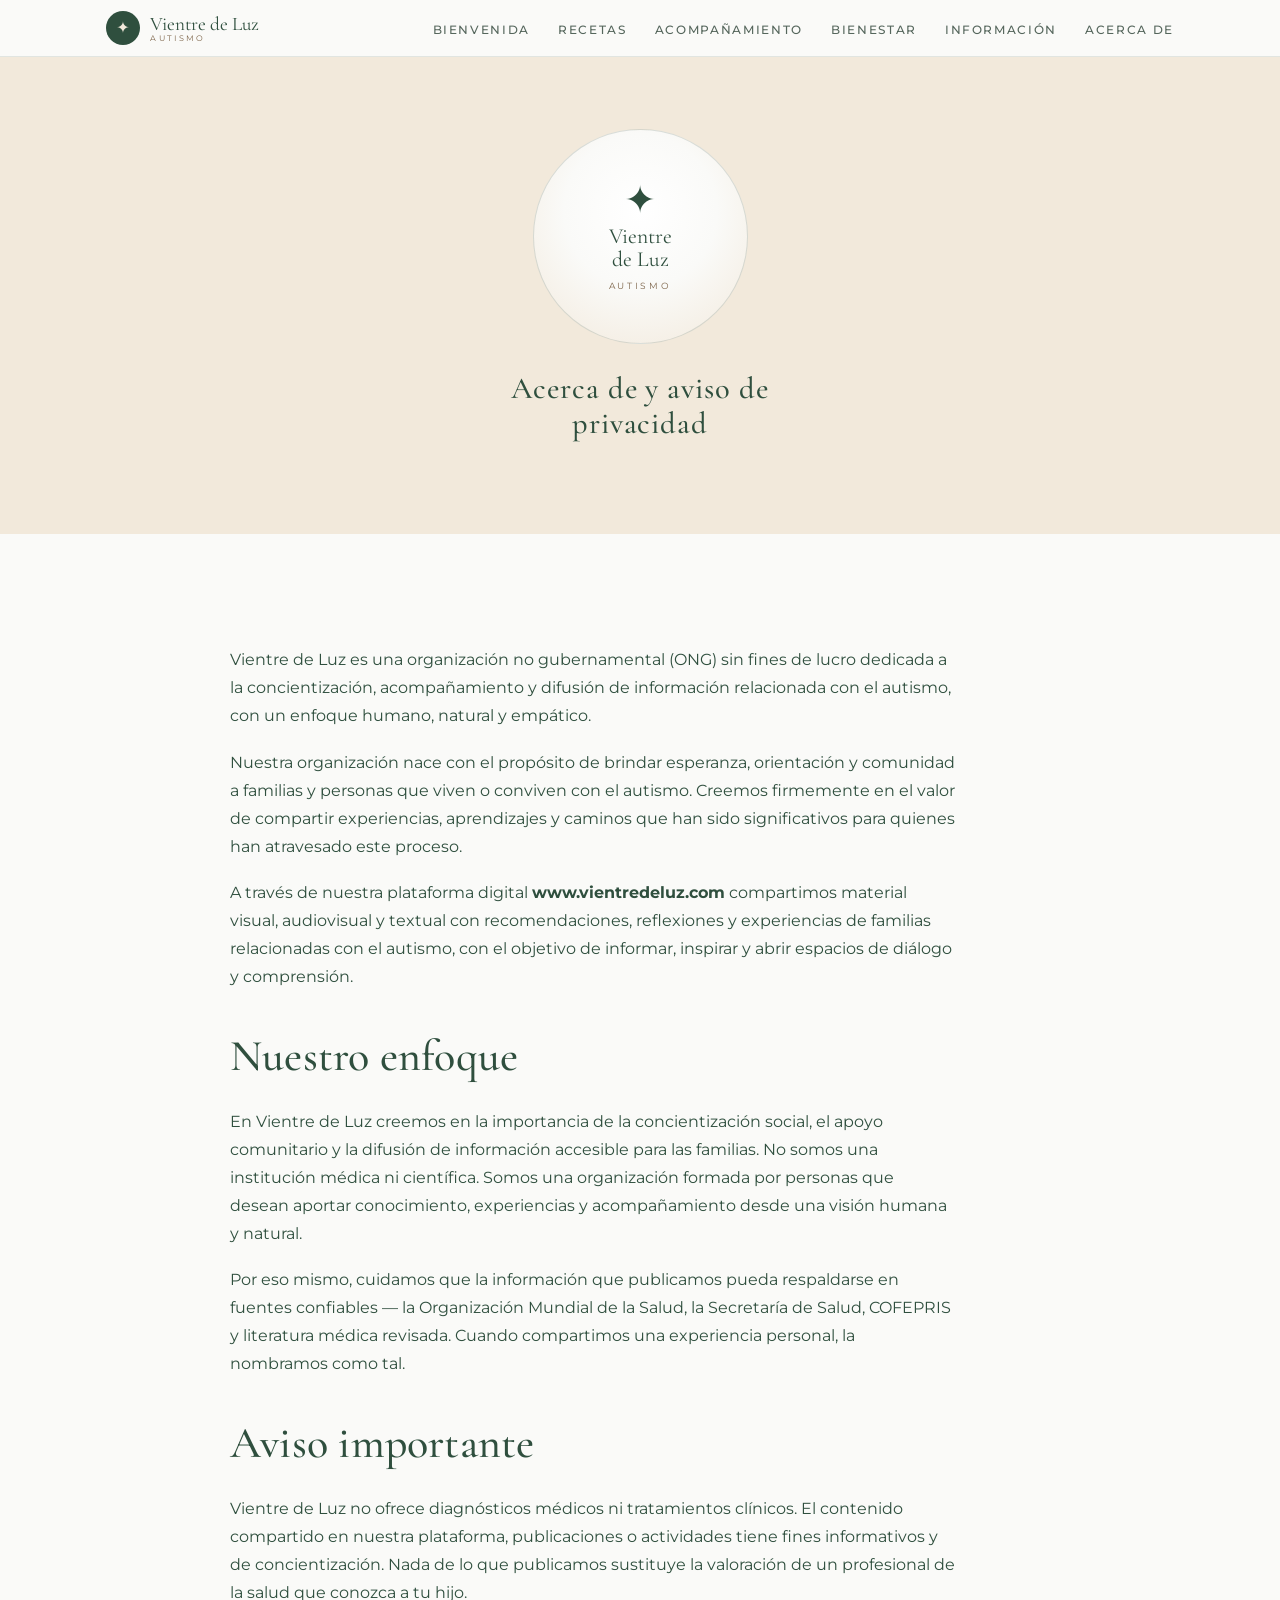
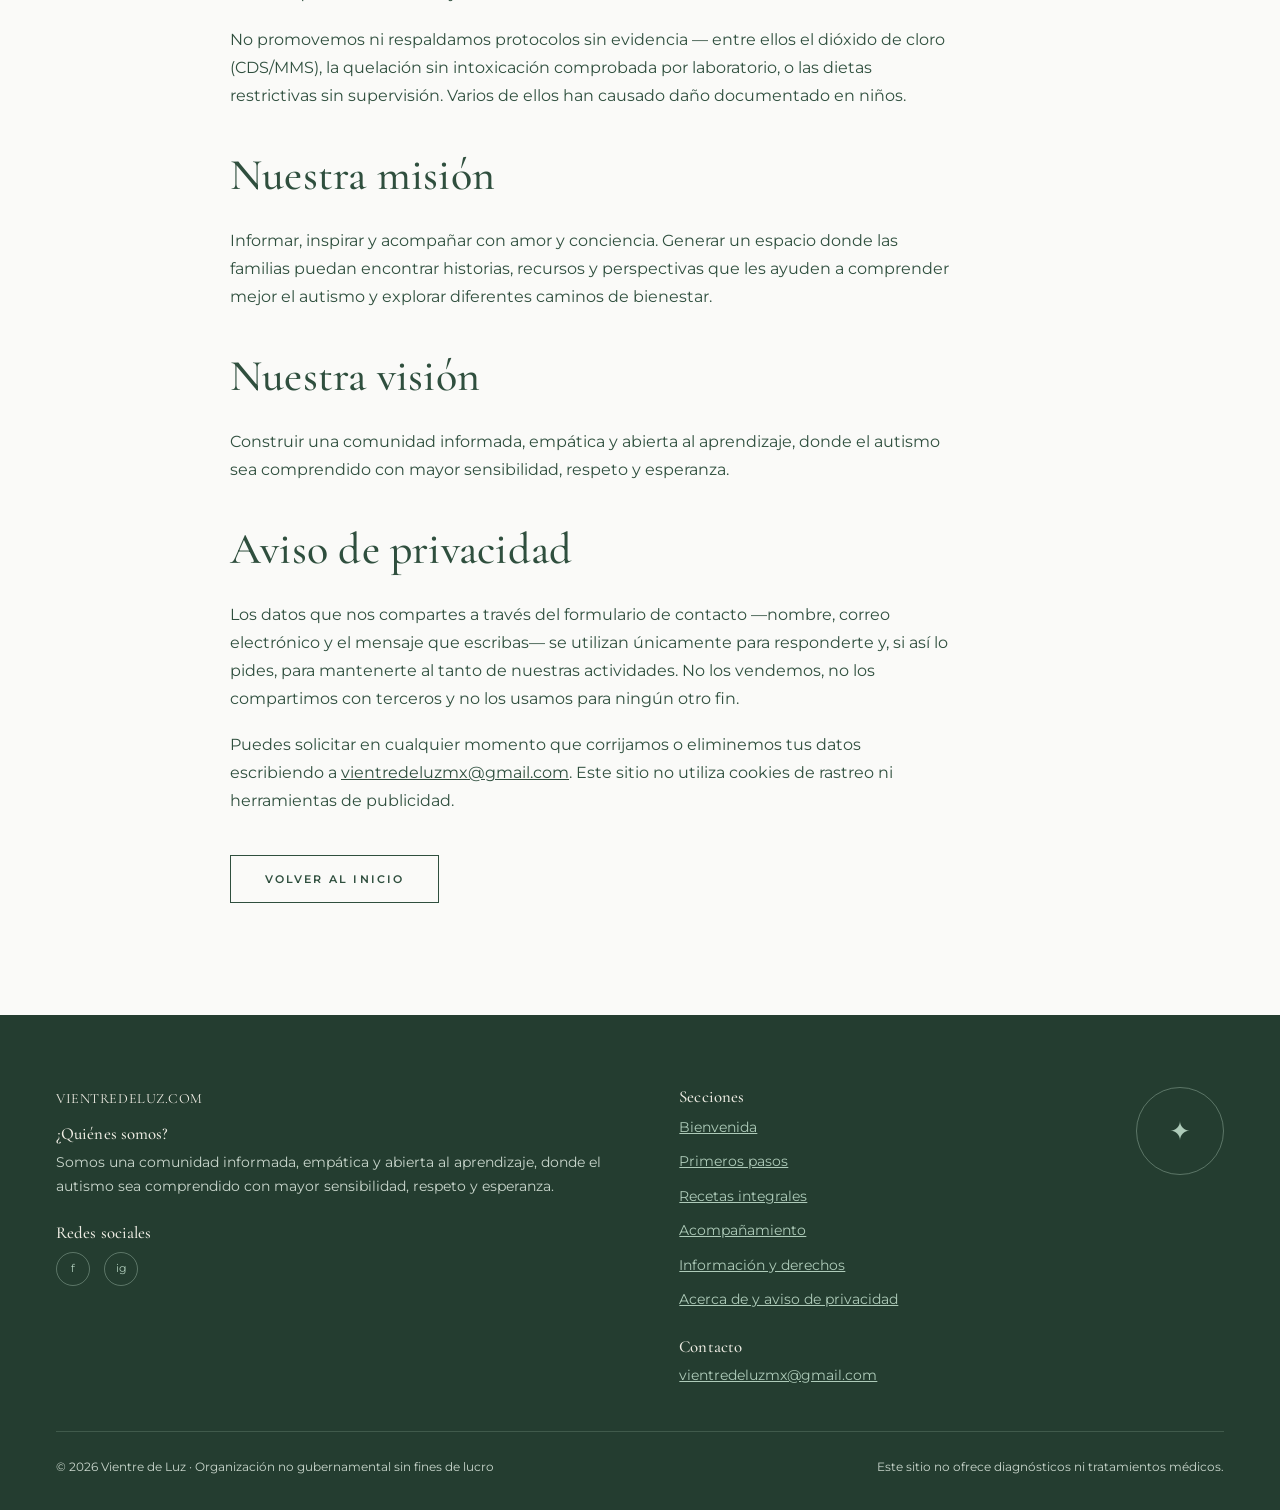
<file: acerca.html>
<!DOCTYPE html>
<html lang="es-MX">
<head>
<meta charset="utf-8">
<meta name="viewport" content="width=device-width,initial-scale=1">
<title>Acerca de y aviso de privacidad — Vientre de Luz</title>
<meta name="description" content="Quiénes somos, nuestro enfoque, nuestra misión y visión, y el aviso de privacidad de Vientre de Luz.">
<meta name="theme-color" content="#2F4F3E">
<link rel="preconnect" href="https://fonts.googleapis.com">
<link rel="preconnect" href="https://fonts.gstatic.com" crossorigin>
<link href="https://fonts.googleapis.com/css2?family=Cormorant+Garamond:ital,wght@0,400;0,500;0,600;1,400&family=Montserrat:wght@400;500;600&display=swap" rel="stylesheet">
<link rel="stylesheet" href="styles.css">
</head>
<body>

<a class="saltar" href="#contenido">Saltar al contenido</a>

<header class="cabecera">
  <div class="cabecera-fila">
    <a class="marca" href="index.html">
      <span class="marca-sello" aria-hidden="true">✦</span>
      <span class="marca-texto">Vientre de Luz<small>Autismo</small></span>
    </a>
    <button class="nav-boton" id="navBoton" aria-expanded="false" aria-controls="navMenu">Menú</button>
    <nav class="nav" id="navMenu" aria-label="Principal">
      <ul>
        <li><a href="index.html#bienvenida">Bienvenida</a></li>
        <li><a href="recetas.html">Recetas</a></li>
        <li><a href="index.html#acompanamiento">Acompañamiento</a></li>
        <li><a href="index.html#bienestar">Bienestar</a></li>
        <li><a href="index.html#informacion">Información</a></li>
        <li><a href="acerca.html" aria-current="page">Acerca de</a></li>
      </ul>
    </nav>
  </div>
</header>

<main id="contenido">

<section class="portada">
  <div class="portada-sello">
    <div>
      <div class="glifo" aria-hidden="true">✦</div>
      <div class="nombre">Vientre<br>de Luz</div>
      <div class="sub">Autismo</div>
    </div>
  </div>
  <h1 style="font-size:clamp(1.3rem,3vw,1.9rem);letter-spacing:.03em">Acerca de y aviso de privacidad</h1>
</section>

<section class="seccion clara">
  <div class="contenedor estrecho">
    <p>Vientre de Luz es una organización no gubernamental (ONG) sin fines de lucro dedicada a la
       concientización, acompañamiento y difusión de información relacionada con el autismo, con un
       enfoque humano, natural y empático.</p>

    <p>Nuestra organización nace con el propósito de brindar esperanza, orientación y comunidad a
       familias y personas que viven o conviven con el autismo. Creemos firmemente en el valor de
       compartir experiencias, aprendizajes y caminos que han sido significativos para quienes han
       atravesado este proceso.</p>

    <p>A través de nuestra plataforma digital <strong>www.vientredeluz.com</strong> compartimos material
       visual, audiovisual y textual con recomendaciones, reflexiones y experiencias de familias relacionadas con el autismo,
       con el objetivo de informar, inspirar y abrir espacios de diálogo y comprensión.</p>

    <h2 style="margin-top:2.5rem">Nuestro enfoque</h2>
    <p>En Vientre de Luz creemos en la importancia de la concientización social, el apoyo comunitario y
       la difusión de información accesible para las familias. No somos una institución médica ni
       científica. Somos una organización formada por personas que desean aportar conocimiento,
       experiencias y acompañamiento desde una visión humana y natural.</p>

    <p>Por eso mismo, cuidamos que la información que publicamos pueda respaldarse en fuentes
       confiables — la Organización Mundial de la Salud, la Secretaría de Salud, COFEPRIS y literatura
       médica revisada. Cuando compartimos una experiencia personal, la nombramos como tal.</p>

    <h2 style="margin-top:2.5rem">Aviso importante</h2>
    <p>Vientre de Luz no ofrece diagnósticos médicos ni tratamientos clínicos. El contenido compartido
       en nuestra plataforma, publicaciones o actividades tiene fines informativos y de concientización.
       Nada de lo que publicamos sustituye la valoración de un profesional de la salud que conozca a
       tu hijo.</p>

    <p>No promovemos ni respaldamos protocolos sin evidencia — entre ellos el dióxido de cloro (CDS/MMS),
       la quelación sin intoxicación comprobada por laboratorio, o las dietas restrictivas sin supervisión.
       Varios de ellos han causado daño documentado en niños.</p>

    <h2 style="margin-top:2.5rem">Nuestra misión</h2>
    <p>Informar, inspirar y acompañar con amor y conciencia. Generar un espacio donde las familias
       puedan encontrar historias, recursos y perspectivas que les ayuden a comprender mejor el autismo
       y explorar diferentes caminos de bienestar.</p>

    <h2 style="margin-top:2.5rem">Nuestra visión</h2>
    <p>Construir una comunidad informada, empática y abierta al aprendizaje, donde el autismo sea
       comprendido con mayor sensibilidad, respeto y esperanza.</p>

    <h2 style="margin-top:2.5rem">Aviso de privacidad</h2>
    <p>Los datos que nos compartes a través del formulario de contacto —nombre, correo electrónico y
       el mensaje que escribas— se utilizan únicamente para responderte y, si así lo pides, para
       mantenerte al tanto de nuestras actividades. No los vendemos, no los compartimos con terceros
       y no los usamos para ningún otro fin.</p>

    <p>Puedes solicitar en cualquier momento que corrijamos o eliminemos tus datos escribiendo a
       <a href="mailto:vientredeluzmx@gmail.com">vientredeluzmx@gmail.com</a>. Este sitio no utiliza
       cookies de rastreo ni herramientas de publicidad.</p>

    <p style="margin-top:2.5rem"><a class="boton" href="index.html">Volver al inicio</a></p>
  </div>
</section>

</main>

<footer class="pie">
  <div class="pie-fila">
    <div>
      <p class="pie-marca">VIENTREDELUZ.COM</p>
      <h4>¿Quiénes somos?</h4>
      <p>Somos una comunidad informada, empática y abierta al aprendizaje, donde el autismo sea
         comprendido con mayor sensibilidad, respeto y esperanza.</p>
      <h4 style="margin-top:1.5rem">Redes sociales</h4>
      <div class="redes">
        <a href="https://www.facebook.com/vientredeluzmx" aria-label="Facebook"><span aria-hidden="true">f</span></a>
        <a href="https://www.instagram.com/vientredeluzmx" aria-label="Instagram"><span aria-hidden="true">ig</span></a>
      </div>
    </div>
    <div>
      <h4>Secciones</h4>
      <ul>
        <li><a href="index.html#bienvenida">Bienvenida</a></li>
        <li><a href="index.html#primeros-pasos">Primeros pasos</a></li>
        <li><a href="recetas.html">Recetas integrales</a></li>
        <li><a href="index.html#acompanamiento">Acompañamiento</a></li>
        <li><a href="index.html#informacion">Información y derechos</a></li>
        <li><a href="acerca.html">Acerca de y aviso de privacidad</a></li>
      </ul>
      <h4 style="margin-top:1.5rem">Contacto</h4>
      <p><a href="mailto:vientredeluzmx@gmail.com">vientredeluzmx@gmail.com</a></p>
    </div>
    <div class="pie-sello" aria-hidden="true">✦</div>
  </div>
  <div class="pie-base">
    <span>© 2026 Vientre de Luz · Organización no gubernamental sin fines de lucro</span>
    <span>Este sitio no ofrece diagnósticos ni tratamientos médicos.</span>
  </div>
</footer>

<script>
(function(){
  var b=document.getElementById('navBoton'),m=document.getElementById('navMenu');
  b.addEventListener('click',function(){
    var a=m.classList.toggle('abierto');b.setAttribute('aria-expanded',a?'true':'false');
  });
})();
</script>

</body>
</html>
</file>
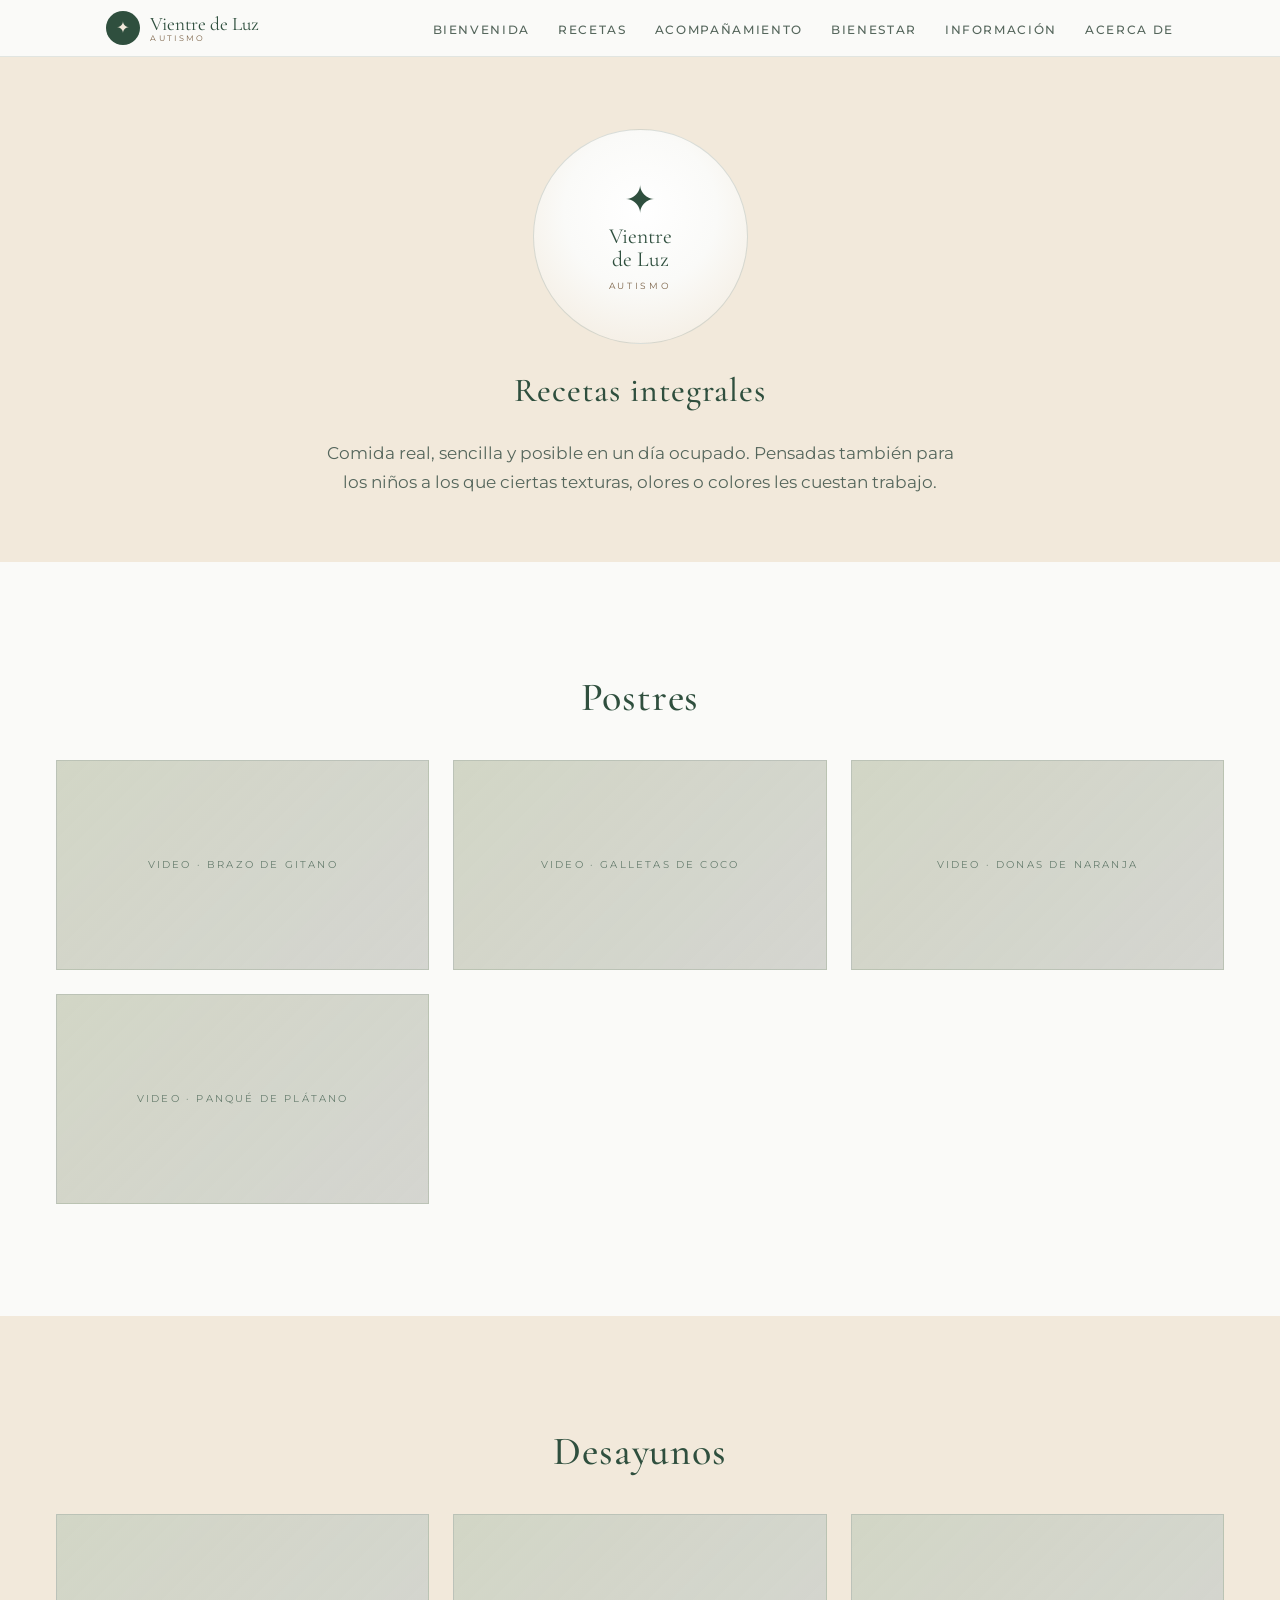
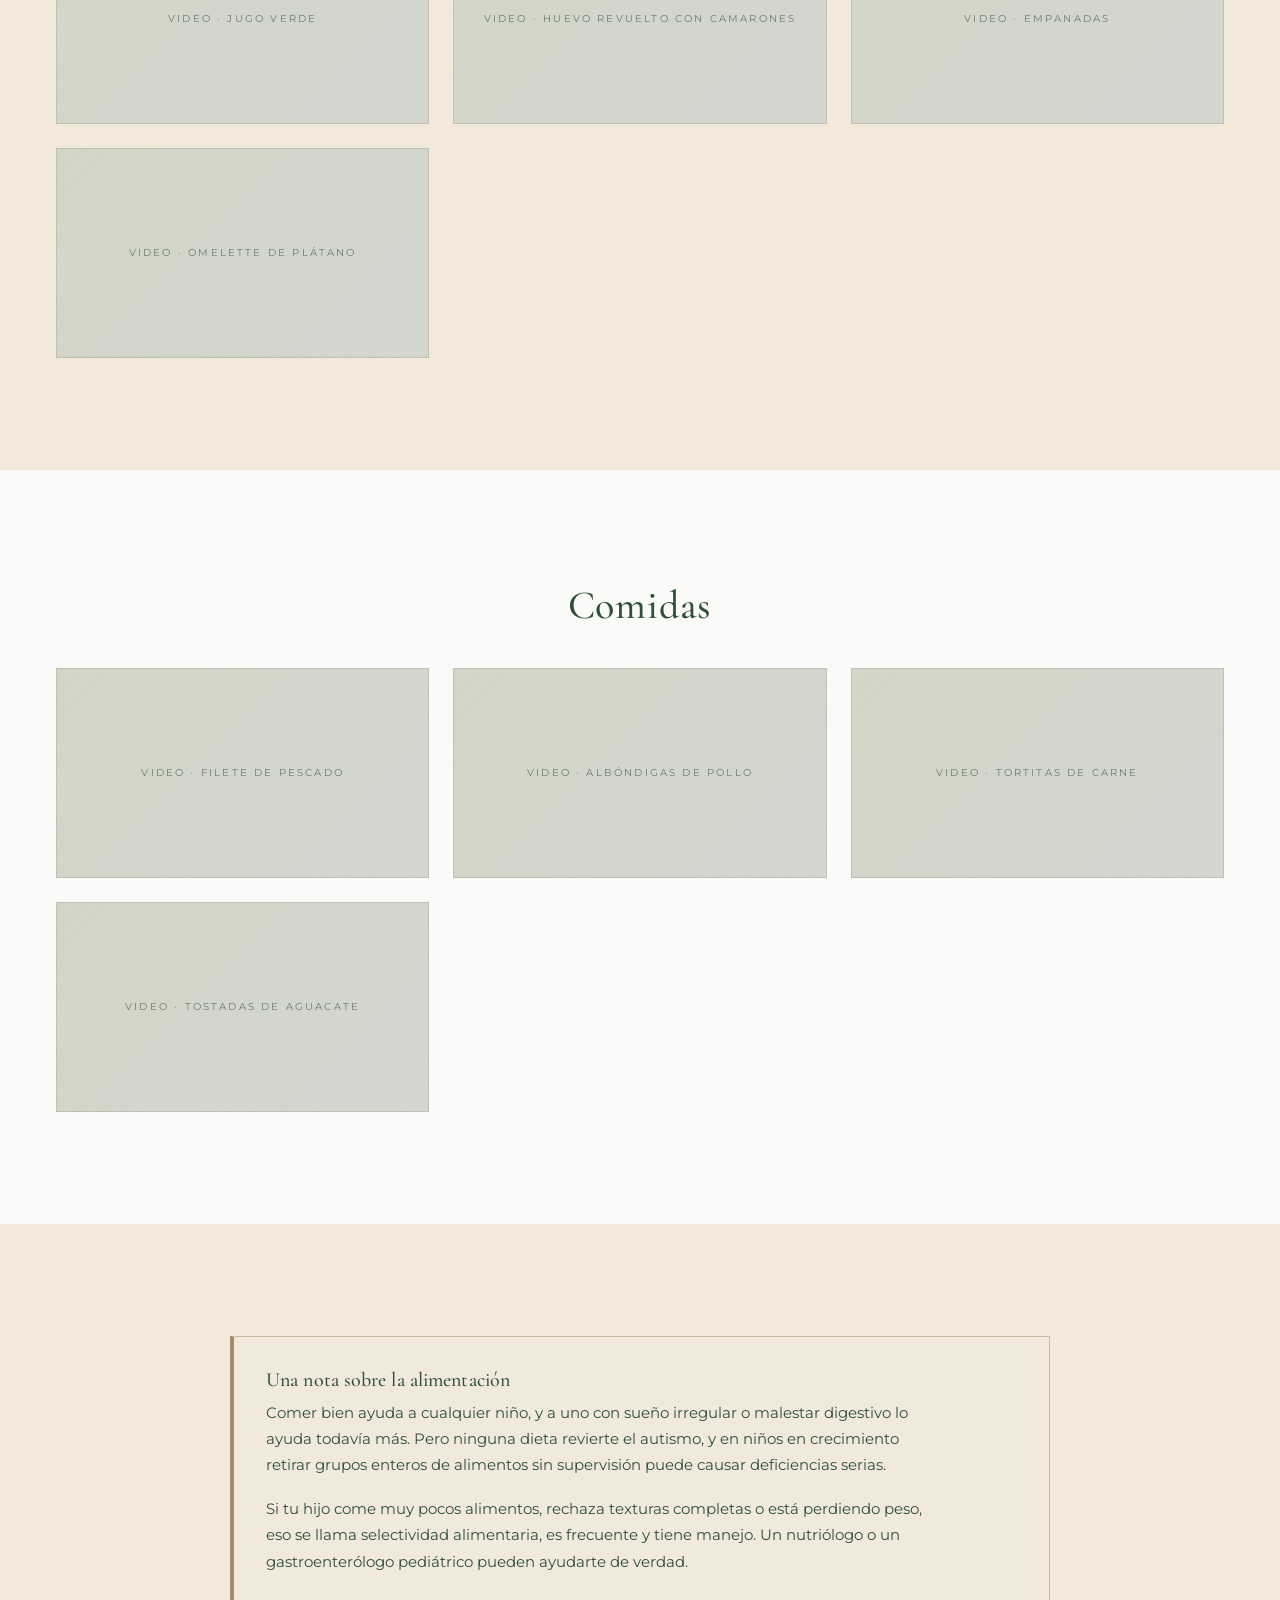
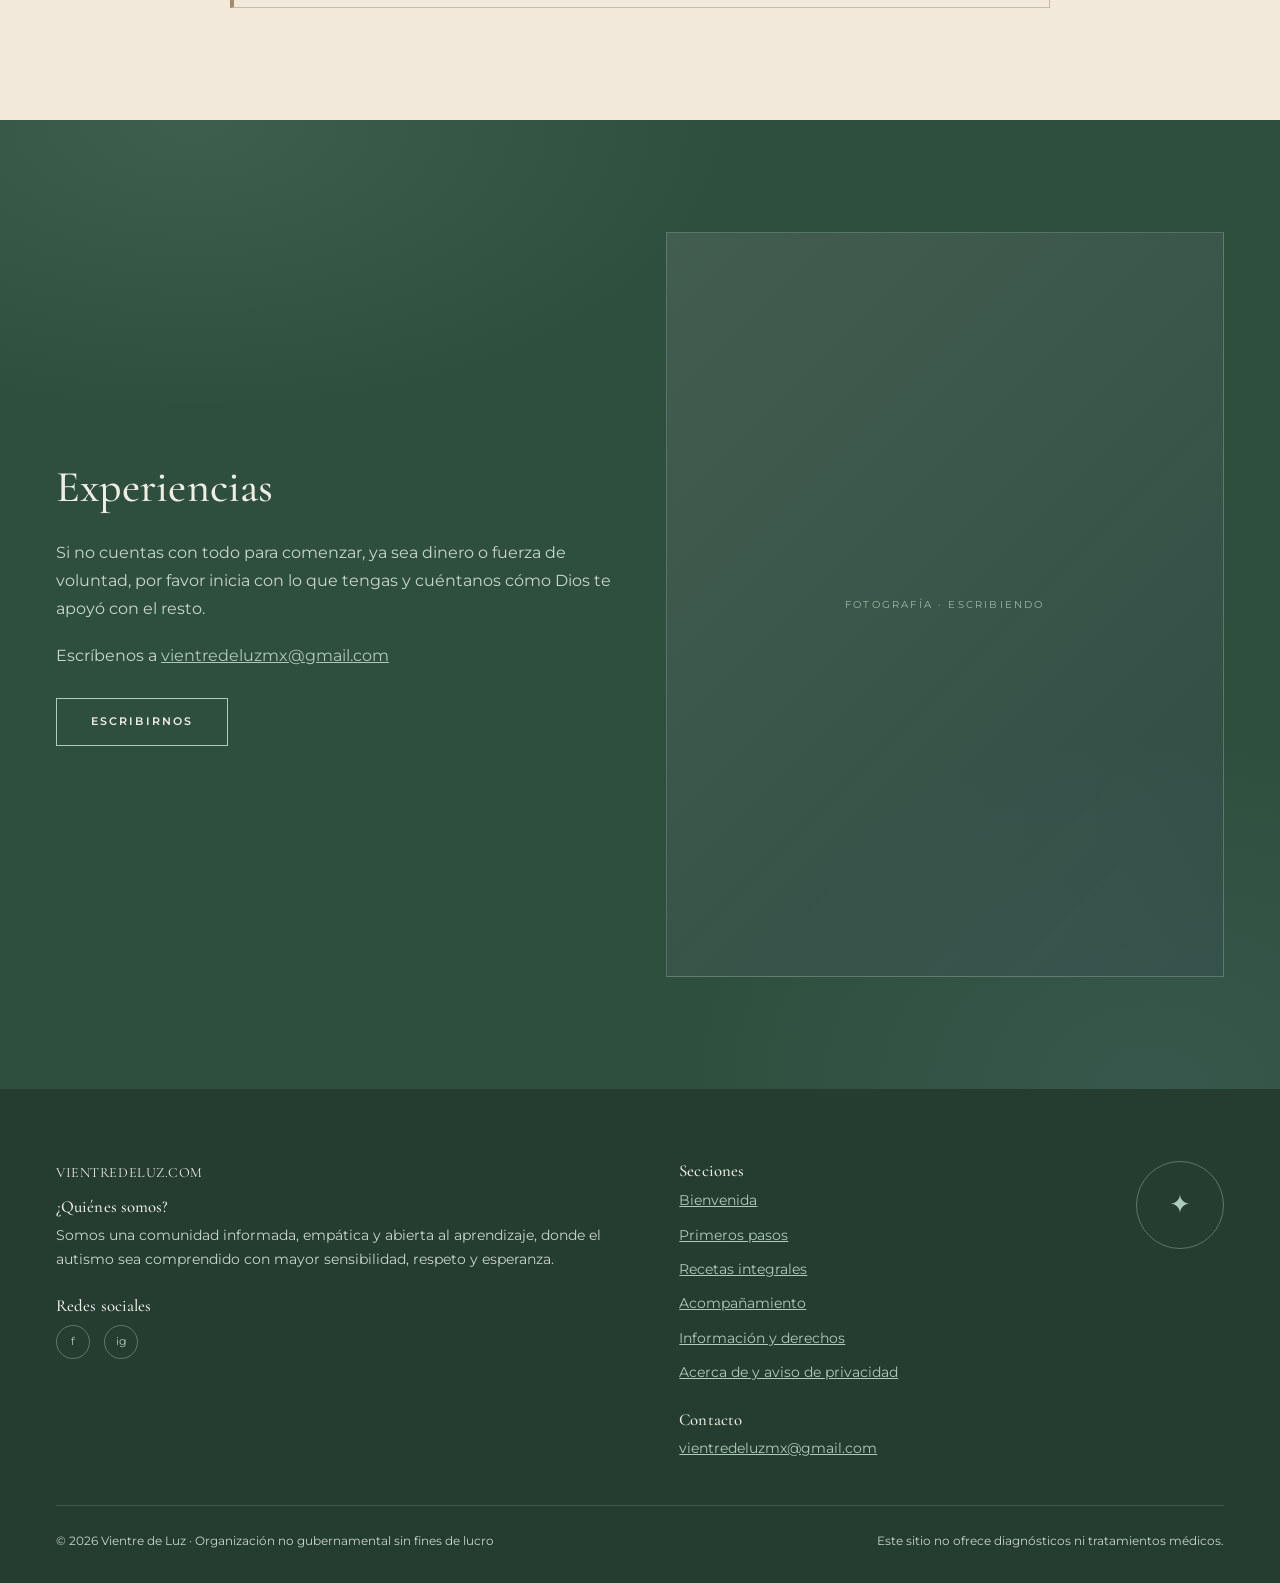
<file: recetas.html>
<!DOCTYPE html>
<html lang="es-MX">
<head>
<meta charset="utf-8">
<meta name="viewport" content="width=device-width,initial-scale=1">
<title>Recetas integrales — Vientre de Luz</title>
<meta name="description" content="Recetas de postres, desayunos y comidas sencillas, pensadas para familias que viven con el autismo.">
<meta name="theme-color" content="#2F4F3E">
<link rel="preconnect" href="https://fonts.googleapis.com">
<link rel="preconnect" href="https://fonts.gstatic.com" crossorigin>
<link href="https://fonts.googleapis.com/css2?family=Cormorant+Garamond:ital,wght@0,400;0,500;0,600;1,400&family=Montserrat:wght@400;500;600&display=swap" rel="stylesheet">
<link rel="stylesheet" href="styles.css">
</head>
<body>

<a class="saltar" href="#contenido">Saltar al contenido</a>

<header class="cabecera">
  <div class="cabecera-fila">
    <a class="marca" href="index.html">
      <span class="marca-sello" aria-hidden="true">✦</span>
      <span class="marca-texto">Vientre de Luz<small>Autismo</small></span>
    </a>
    <button class="nav-boton" id="navBoton" aria-expanded="false" aria-controls="navMenu">Menú</button>
    <nav class="nav" id="navMenu" aria-label="Principal">
      <ul>
        <li><a href="index.html#bienvenida">Bienvenida</a></li>
        <li><a href="recetas.html" aria-current="page">Recetas</a></li>
        <li><a href="index.html#acompanamiento">Acompañamiento</a></li>
        <li><a href="index.html#bienestar">Bienestar</a></li>
        <li><a href="index.html#informacion">Información</a></li>
        <li><a href="acerca.html">Acerca de</a></li>
      </ul>
    </nav>
  </div>
</header>

<main id="contenido">

<section class="portada">
  <div class="portada-sello">
    <div>
      <div class="glifo" aria-hidden="true">✦</div>
      <div class="nombre">Vientre<br>de Luz</div>
      <div class="sub">Autismo</div>
    </div>
  </div>
  <h1 style="font-size:clamp(1.4rem,3.2vw,2.1rem);letter-spacing:.03em">Recetas integrales</h1>
  <p class="entradilla" style="max-width:58ch;margin:0 auto">
    Comida real, sencilla y posible en un día ocupado. Pensadas también para los niños a los que
    ciertas texturas, olores o colores les cuestan trabajo.
  </p>
</section>

<!-- ====================== POSTRES ====================== -->
<section class="seccion clara" id="postres">
  <div class="contenedor">
    <h2 class="titulo-seccion">Postres</h2>
    <div class="rejilla rejilla-2">
      <!-- Sustituir cada marco por el <iframe> de YouTube correspondiente -->
      <div class="marco ancho"><span>Video · Brazo de gitano</span></div>
      <div class="marco ancho"><span>Video · Galletas de coco</span></div>
      <div class="marco ancho"><span>Video · Donas de naranja</span></div>
      <div class="marco ancho"><span>Video · Panqué de plátano</span></div>
    </div>
  </div>
</section>

<!-- ====================== DESAYUNOS ====================== -->
<section class="seccion arena" id="desayunos">
  <div class="contenedor">
    <h2 class="titulo-seccion">Desayunos</h2>
    <div class="rejilla rejilla-2">
      <div class="marco ancho"><span>Video · Jugo verde</span></div>
      <div class="marco ancho"><span>Video · Huevo revuelto con camarones</span></div>
      <div class="marco ancho"><span>Video · Empanadas</span></div>
      <div class="marco ancho"><span>Video · Omelette de plátano</span></div>
    </div>
  </div>
</section>

<!-- ====================== COMIDAS ====================== -->
<section class="seccion clara" id="comidas">
  <div class="contenedor">
    <h2 class="titulo-seccion">Comidas</h2>
    <div class="rejilla rejilla-2">
      <div class="marco ancho"><span>Video · Filete de pescado</span></div>
      <div class="marco ancho"><span>Video · Albóndigas de pollo</span></div>
      <div class="marco ancho"><span>Video · Tortitas de carne</span></div>
      <div class="marco ancho"><span>Video · Tostadas de aguacate</span></div>
    </div>
  </div>
</section>

<!-- ====================== NOTA ====================== -->
<section class="seccion arena">
  <div class="contenedor estrecho">
    <div class="aviso">
      <h3>Una nota sobre la alimentación</h3>
      <p>Comer bien ayuda a cualquier niño, y a uno con sueño irregular o malestar digestivo lo ayuda
         todavía más. Pero ninguna dieta revierte el autismo, y en niños en crecimiento retirar grupos
         enteros de alimentos sin supervisión puede causar deficiencias serias.</p>
      <p>Si tu hijo come muy pocos alimentos, rechaza texturas completas o está perdiendo peso,
         eso se llama selectividad alimentaria, es frecuente y tiene manejo. Un nutriólogo o un
         gastroenterólogo pediátrico pueden ayudarte de verdad.</p>
    </div>
  </div>
</section>

<!-- ====================== EXPERIENCIAS ====================== -->
<section class="seccion oscura">
  <div class="contenedor fila">
    <div>
      <h2>Experiencias</h2>
      <p>Si no cuentas con todo para comenzar, ya sea dinero o fuerza de voluntad, por favor inicia
         con lo que tengas y cuéntanos cómo Dios te apoyó con el resto.</p>
      <p>Escríbenos a <a href="mailto:vientredeluzmx@gmail.com" style="color:var(--salvia-clara)">vientredeluzmx@gmail.com</a></p>
      <p style="margin-top:1.75rem"><a class="boton" href="index.html#contacto">Escribirnos</a></p>
    </div>
    <div class="fila-media">
      <div class="marco alto"><span>Fotografía · escribiendo</span></div>
    </div>
  </div>
</section>

</main>

<footer class="pie">
  <div class="pie-fila">
    <div>
      <p class="pie-marca">VIENTREDELUZ.COM</p>
      <h4>¿Quiénes somos?</h4>
      <p>Somos una comunidad informada, empática y abierta al aprendizaje, donde el autismo sea
         comprendido con mayor sensibilidad, respeto y esperanza.</p>
      <h4 style="margin-top:1.5rem">Redes sociales</h4>
      <div class="redes">
        <a href="https://www.facebook.com/vientredeluzmx" aria-label="Facebook"><span aria-hidden="true">f</span></a>
        <a href="https://www.instagram.com/vientredeluzmx" aria-label="Instagram"><span aria-hidden="true">ig</span></a>
      </div>
    </div>
    <div>
      <h4>Secciones</h4>
      <ul>
        <li><a href="index.html#bienvenida">Bienvenida</a></li>
        <li><a href="index.html#primeros-pasos">Primeros pasos</a></li>
        <li><a href="recetas.html">Recetas integrales</a></li>
        <li><a href="index.html#acompanamiento">Acompañamiento</a></li>
        <li><a href="index.html#informacion">Información y derechos</a></li>
        <li><a href="acerca.html">Acerca de y aviso de privacidad</a></li>
      </ul>
      <h4 style="margin-top:1.5rem">Contacto</h4>
      <p><a href="mailto:vientredeluzmx@gmail.com">vientredeluzmx@gmail.com</a></p>
    </div>
    <div class="pie-sello" aria-hidden="true">✦</div>
  </div>
  <div class="pie-base">
    <span>© 2026 Vientre de Luz · Organización no gubernamental sin fines de lucro</span>
    <span>Este sitio no ofrece diagnósticos ni tratamientos médicos.</span>
  </div>
</footer>

<script>
(function(){
  var b=document.getElementById('navBoton'),m=document.getElementById('navMenu');
  b.addEventListener('click',function(){
    var a=m.classList.toggle('abierto');b.setAttribute('aria-expanded',a?'true':'false');
  });
})();
</script>

</body>
</html>
</file>
<file: styles.css>
/* ==========================================================================
   Vientre de Luz — hoja de estilo
   Replica el diseño del PDF original de Canva (agosto 2026).
   Paleta y tipografías: docs/marca.md
   ========================================================================== */

:root{
  --verde-bosque:#2F4F3E;
  --verde-profundo:#243D30;
  --verde-salvia:#8FAE9A;
  --salvia-clara:#AECBB9;
  --azul-tierra:#6C8FAA;
  --arena-clara:#F2E9DB;
  --tierra-suave:#A68A6A;   /* solo decorativo: bordes, filetes */
  --tierra-texto:#7D6449;   /* variante accesible para texto (AA sobre arena y blanco) */
  --blanco-natural:#FAFAF8;

  --texto:#2F4F3E;
  --texto-suave:#55665C;
  --sobre-oscuro:#EFEDE4;
  --sobre-oscuro-suave:#C9D6CC;

  --display:'Cormorant Garamond',Georgia,'Times New Roman',serif;
  --texto-fuente:'Montserrat',system-ui,-apple-system,'Segoe UI',sans-serif;

  --ancho:1180px;
  --gutter:clamp(1.25rem,5vw,3.5rem);
}

*,*::before,*::after{box-sizing:border-box}

html{-webkit-text-size-adjust:100%;scroll-behavior:smooth}
@media (prefers-reduced-motion:reduce){
  html{scroll-behavior:auto}
  *,*::before,*::after{animation-duration:.01ms!important;animation-iteration-count:1!important;transition-duration:.01ms!important}
}

body{
  margin:0;
  background:var(--blanco-natural);
  color:var(--texto);
  font-family:var(--texto-fuente);
  font-size:1rem;
  line-height:1.75;
  -webkit-font-smoothing:antialiased;
}

img{max-width:100%;height:auto;display:block}

a{color:inherit}

:focus-visible{
  outline:3px solid var(--azul-tierra);
  outline-offset:3px;
  border-radius:2px;
}

.saltar{
  position:absolute;left:-9999px;top:0;z-index:200;
  background:var(--verde-bosque);color:var(--sobre-oscuro);
  padding:.75rem 1.25rem;font-size:.85rem;text-decoration:none;
}
.saltar:focus{left:0}

/* ---------- estructura ---------- */

.seccion{padding:clamp(3.5rem,9vw,7rem) var(--gutter)}
.contenedor{max-width:var(--ancho);margin-inline:auto}
.estrecho{max-width:820px;margin-inline:auto}

.clara{background:var(--blanco-natural)}
.arena{background:var(--arena-clara)}

.oscura{
  background:var(--verde-bosque);
  color:var(--sobre-oscuro);
  position:relative;
  overflow:hidden;
}
.oscura h2,.oscura h3,.oscura .titulo-seccion{color:var(--sobre-oscuro)}
.oscura p{color:var(--sobre-oscuro-suave)}

/* textura sutil sobre las bandas verdes, en lugar de la foto de fondo del PDF */
.oscura::before{
  content:'';position:absolute;inset:0;pointer-events:none;
  background:
    radial-gradient(ellipse 70% 50% at 15% 0%,rgba(143,174,154,.16),transparent 60%),
    radial-gradient(ellipse 60% 60% at 90% 100%,rgba(108,143,170,.13),transparent 60%);
}
.oscura>*{position:relative;z-index:1}

/* ---------- tipografía ---------- */

h1,h2,h3,h4{
  font-family:var(--display);
  font-weight:500;
  line-height:1.15;
  margin:0 0 .6em;
  letter-spacing:.005em;
}

h1{font-size:clamp(2.1rem,5.5vw,3.5rem)}
h2{font-size:clamp(1.75rem,4vw,2.75rem)}
h3{font-size:clamp(1.4rem,2.6vw,2rem)}

p{margin:0 0 1.15em;max-width:66ch}
p:last-child{margin-bottom:0}

.paso{
  display:block;
  font-family:var(--texto-fuente);
  font-size:.7rem;
  font-weight:600;
  letter-spacing:.22em;
  text-transform:uppercase;
  color:var(--tierra-texto);
  margin-bottom:1.5rem;
}
.oscura .paso{color:var(--salvia-clara)}

.titulo-seccion{
  font-family:var(--display);
  font-size:clamp(1.6rem,3.6vw,2.5rem);
  text-align:center;
  letter-spacing:.02em;
  margin:0 0 2.5rem;
}

.lema{
  font-family:var(--display);
  font-style:italic;
  font-size:clamp(1.3rem,2.8vw,1.85rem);
  line-height:1.4;
  color:var(--texto-suave);
}
.oscura .lema{color:var(--salvia-clara)}

.entradilla{font-size:1.05rem;color:var(--texto-suave)}
.oscura .entradilla{color:var(--sobre-oscuro-suave)}

/* ---------- botones ---------- */

.boton{
  display:inline-block;
  font-family:var(--texto-fuente);
  font-size:.68rem;
  font-weight:600;
  letter-spacing:.2em;
  text-transform:uppercase;
  text-decoration:none;
  padding:.85rem 2.1rem;
  border:1px solid var(--verde-bosque);
  color:var(--verde-bosque);
  background:transparent;
  transition:background .18s ease,color .18s ease;
}
.boton:hover{background:var(--verde-bosque);color:var(--sobre-oscuro)}

.oscura .boton{border-color:var(--salvia-clara);color:var(--sobre-oscuro)}
.oscura .boton:hover{background:var(--salvia-clara);color:var(--verde-profundo)}

.boton-solido{
  background:var(--verde-bosque);color:var(--sobre-oscuro);
  border-color:var(--verde-bosque);
}
.boton-solido:hover{background:var(--verde-profundo);border-color:var(--verde-profundo)}

.centro{text-align:center}
.centro p{margin-inline:auto}

/* ---------- cabecera ---------- */

.cabecera{
  position:sticky;top:0;z-index:100;
  background:rgba(250,250,248,.94);
  backdrop-filter:blur(10px);
  border-bottom:1px solid rgba(47,79,62,.12);
}
.cabecera-fila{
  max-width:var(--ancho);margin-inline:auto;
  padding:.7rem var(--gutter);
  display:flex;align-items:center;justify-content:space-between;gap:1rem;
}
.marca{display:flex;align-items:center;gap:.65rem;text-decoration:none;color:var(--verde-bosque)}
.marca-sello{
  width:34px;height:34px;flex:none;border-radius:50%;
  background:var(--verde-bosque);color:var(--arena-clara);
  display:grid;place-items:center;font-size:1rem;
}
.marca-texto{font-family:var(--display);font-size:1.2rem;line-height:1.05}
.marca-texto small{
  display:block;font-family:var(--texto-fuente);
  font-size:.52rem;letter-spacing:.28em;text-transform:uppercase;color:var(--tierra-texto);
}

.nav-boton{
  display:none;background:none;border:1px solid rgba(47,79,62,.28);
  color:var(--verde-bosque);padding:.5rem .8rem;font-size:.75rem;
  letter-spacing:.12em;text-transform:uppercase;cursor:pointer;
  font-family:var(--texto-fuente);
}

.nav ul{display:flex;gap:1.75rem;list-style:none;margin:0;padding:0}
.nav a{
  text-decoration:none;font-size:.74rem;font-weight:500;
  letter-spacing:.14em;text-transform:uppercase;color:var(--texto-suave);
  padding:.35rem 0;border-bottom:1px solid transparent;
}
.nav a:hover{color:var(--verde-bosque);border-bottom-color:var(--verde-salvia)}

@media (max-width:860px){
  .nav-boton{display:block}
  .nav{display:none;width:100%;order:3}
  .nav.abierto{display:block}
  .nav ul{flex-direction:column;gap:0;padding:.5rem 0 .75rem}
  .nav a{display:block;padding:.7rem 0;border-bottom:1px solid rgba(47,79,62,.1)}
  .cabecera-fila{flex-wrap:wrap}
}

/* ---------- portada ---------- */

.portada{
  background:var(--arena-clara);
  text-align:center;
  padding:clamp(2.5rem,7vw,4.5rem) var(--gutter) clamp(2.5rem,6vw,4rem);
}
.portada-sello{
  width:clamp(150px,26vw,215px);height:clamp(150px,26vw,215px);
  margin:0 auto 1.75rem;border-radius:50%;
  background:radial-gradient(circle at 50% 38%,#FFFFFF 0%,var(--blanco-natural) 45%,var(--arena-clara) 100%);
  border:1px solid rgba(47,79,62,.16);
  display:grid;place-items:center;text-align:center;padding:1.5rem;
}
.portada-sello .glifo{font-size:2.4rem;color:var(--verde-bosque);line-height:1}
.portada-sello .nombre{
  font-family:var(--display);font-size:1.35rem;color:var(--verde-bosque);margin-top:.35rem;line-height:1.1;
}
.portada-sello .sub{
  font-size:.55rem;letter-spacing:.3em;text-transform:uppercase;color:var(--tierra-texto);margin-top:.35rem;
}
.portada h1{
  font-size:clamp(1.5rem,3.6vw,2.4rem);
  max-width:20ch;margin-inline:auto;margin-bottom:1.75rem;
}

/* ---------- filas imagen + texto ---------- */

.fila{
  display:grid;
  grid-template-columns:1fr 1fr;
  gap:clamp(1.75rem,4vw,3.5rem);
  align-items:center;
}
.fila+.fila{margin-top:clamp(2.5rem,5vw,4rem)}
.fila.invertida .fila-media{order:2}

@media (max-width:820px){
  .fila{grid-template-columns:1fr}
  .fila.invertida .fila-media{order:0}
}

/* marcos para las fotos que faltan — sustituir por <img> */
.marco{
  aspect-ratio:4/3;
  background:
    linear-gradient(135deg,rgba(143,174,154,.32),rgba(108,143,170,.22)),
    var(--arena-clara);
  border:1px solid rgba(47,79,62,.14);
  display:grid;place-items:center;padding:1.5rem;text-align:center;
}
.marco span{
  font-size:.62rem;letter-spacing:.22em;text-transform:uppercase;
  color:var(--verde-bosque);opacity:.65;
}
.marco.alto{aspect-ratio:3/4}
.marco.ancho{aspect-ratio:16/9}
.oscura .marco{
  background:linear-gradient(135deg,rgba(174,203,185,.2),rgba(108,143,170,.14)),rgba(0,0,0,.16);
  border-color:rgba(174,203,185,.28);
}
.oscura .marco span{color:var(--salvia-clara);opacity:.85}

/* ---------- tarjetas ---------- */

.rejilla{display:grid;gap:1.5rem}
.rejilla-2{grid-template-columns:repeat(auto-fit,minmax(280px,1fr))}
.rejilla-3{grid-template-columns:repeat(auto-fit,minmax(250px,1fr))}

.tarjeta{
  background:var(--blanco-natural);
  border:1px solid rgba(47,79,62,.14);
  padding:clamp(1.5rem,3vw,2.1rem);
}
.arena .tarjeta{background:var(--blanco-natural)}
.oscura .tarjeta{
  background:rgba(255,255,255,.06);
  border-color:rgba(174,203,185,.24);
}
.tarjeta h3{font-size:1.3rem;margin-bottom:.5rem}
.tarjeta p{font-size:.94rem}
.tarjeta p:last-child{margin-bottom:0}

.tarjeta-num{
  font-family:var(--display);font-size:2rem;line-height:1;
  color:var(--tierra-texto);display:block;margin-bottom:.5rem;
}

/* ---------- lista de recursos ---------- */

.recursos{list-style:none;margin:0;padding:0;display:grid;gap:1.1rem}
.recursos li{
  border-left:2px solid var(--verde-salvia);
  padding:.15rem 0 .15rem 1.15rem;
}
.recursos strong{display:block;font-weight:600;font-size:.95rem}
.recursos span{font-size:.9rem;color:var(--texto-suave);display:block}
.oscura .recursos li{border-left-color:var(--salvia-clara)}
.oscura .recursos span{color:var(--sobre-oscuro-suave)}

/* ---------- aviso ---------- */

.aviso{
  border:1px solid rgba(166,138,106,.5);
  border-left:4px solid var(--tierra-suave);
  background:rgba(242,233,219,.5);
  padding:clamp(1.4rem,3vw,2rem);
}
.aviso h3{font-size:1.25rem;margin-bottom:.5rem}
.aviso p{font-size:.94rem}

/* ---------- formulario ---------- */

.formulario{display:grid;gap:1.1rem;max-width:560px}
.campo{display:grid;gap:.4rem}
.campo label{font-size:.72rem;letter-spacing:.14em;text-transform:uppercase;font-weight:600}
.campo input,.campo textarea{
  font-family:var(--texto-fuente);font-size:1rem;
  padding:.8rem .95rem;
  border:1px solid rgba(47,79,62,.3);
  background:var(--blanco-natural);color:var(--texto);
  border-radius:0;
}
.campo textarea{min-height:130px;resize:vertical}
.oscura .campo input,.oscura .campo textarea{
  background:rgba(255,255,255,.94);border-color:rgba(174,203,185,.4);
}
.formulario button{cursor:pointer}

/* ---------- pie ---------- */

.pie{background:var(--verde-profundo);color:var(--sobre-oscuro-suave);padding:clamp(3rem,6vw,4.5rem) var(--gutter) 2rem}
.pie-fila{
  max-width:var(--ancho);margin-inline:auto;
  display:grid;grid-template-columns:1.4fr 1fr auto;gap:2.5rem;align-items:start;
}
.pie-marca{
  font-family:var(--display);font-size:clamp(1.5rem,3vw,2.1rem);
  color:var(--sobre-oscuro);letter-spacing:.04em;margin:0 0 .75rem;
}
.pie h4{font-size:1.05rem;color:var(--sobre-oscuro);margin-bottom:.4rem}
.pie p,.pie a{font-size:.88rem}
.pie a{color:var(--salvia-clara)}
.pie ul{list-style:none;margin:0;padding:0;display:grid;gap:.4rem}
.redes{display:flex;gap:.9rem;margin-top:.6rem}
.redes a{
  width:34px;height:34px;border:1px solid rgba(174,203,185,.4);border-radius:50%;
  display:grid;place-items:center;text-decoration:none;font-size:.7rem;
  letter-spacing:0;color:var(--salvia-clara);
}
.redes a:hover{background:var(--salvia-clara);color:var(--verde-profundo)}
.pie-sello{
  width:88px;height:88px;border-radius:50%;
  border:1px solid rgba(174,203,185,.4);
  display:grid;place-items:center;color:var(--salvia-clara);font-size:1.6rem;
}
.pie-base{
  max-width:var(--ancho);margin:2.75rem auto 0;
  padding-top:1.5rem;border-top:1px solid rgba(174,203,185,.2);
  font-size:.78rem;display:flex;flex-wrap:wrap;gap:.75rem 1.75rem;justify-content:space-between;
}
@media (max-width:820px){
  .pie-fila{grid-template-columns:1fr;gap:2rem}
  .pie-sello{display:none}
}
</file>
